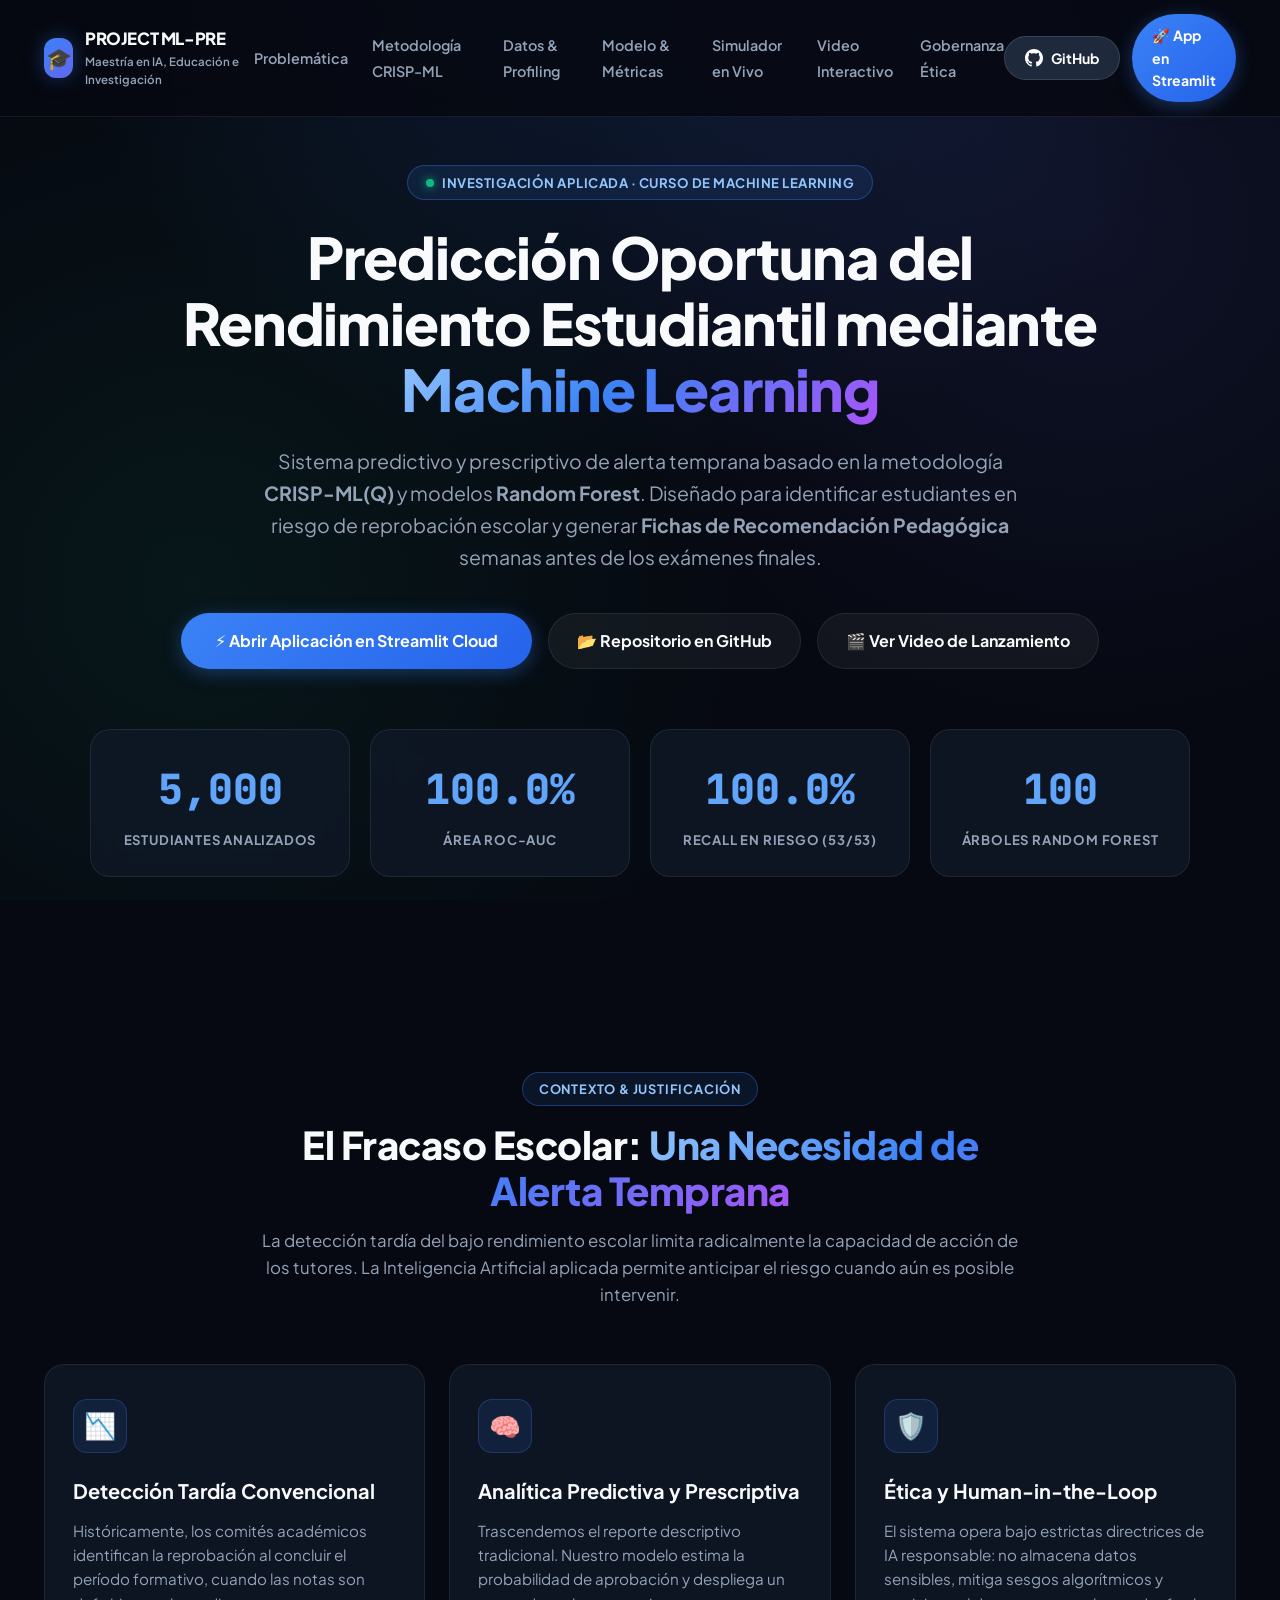
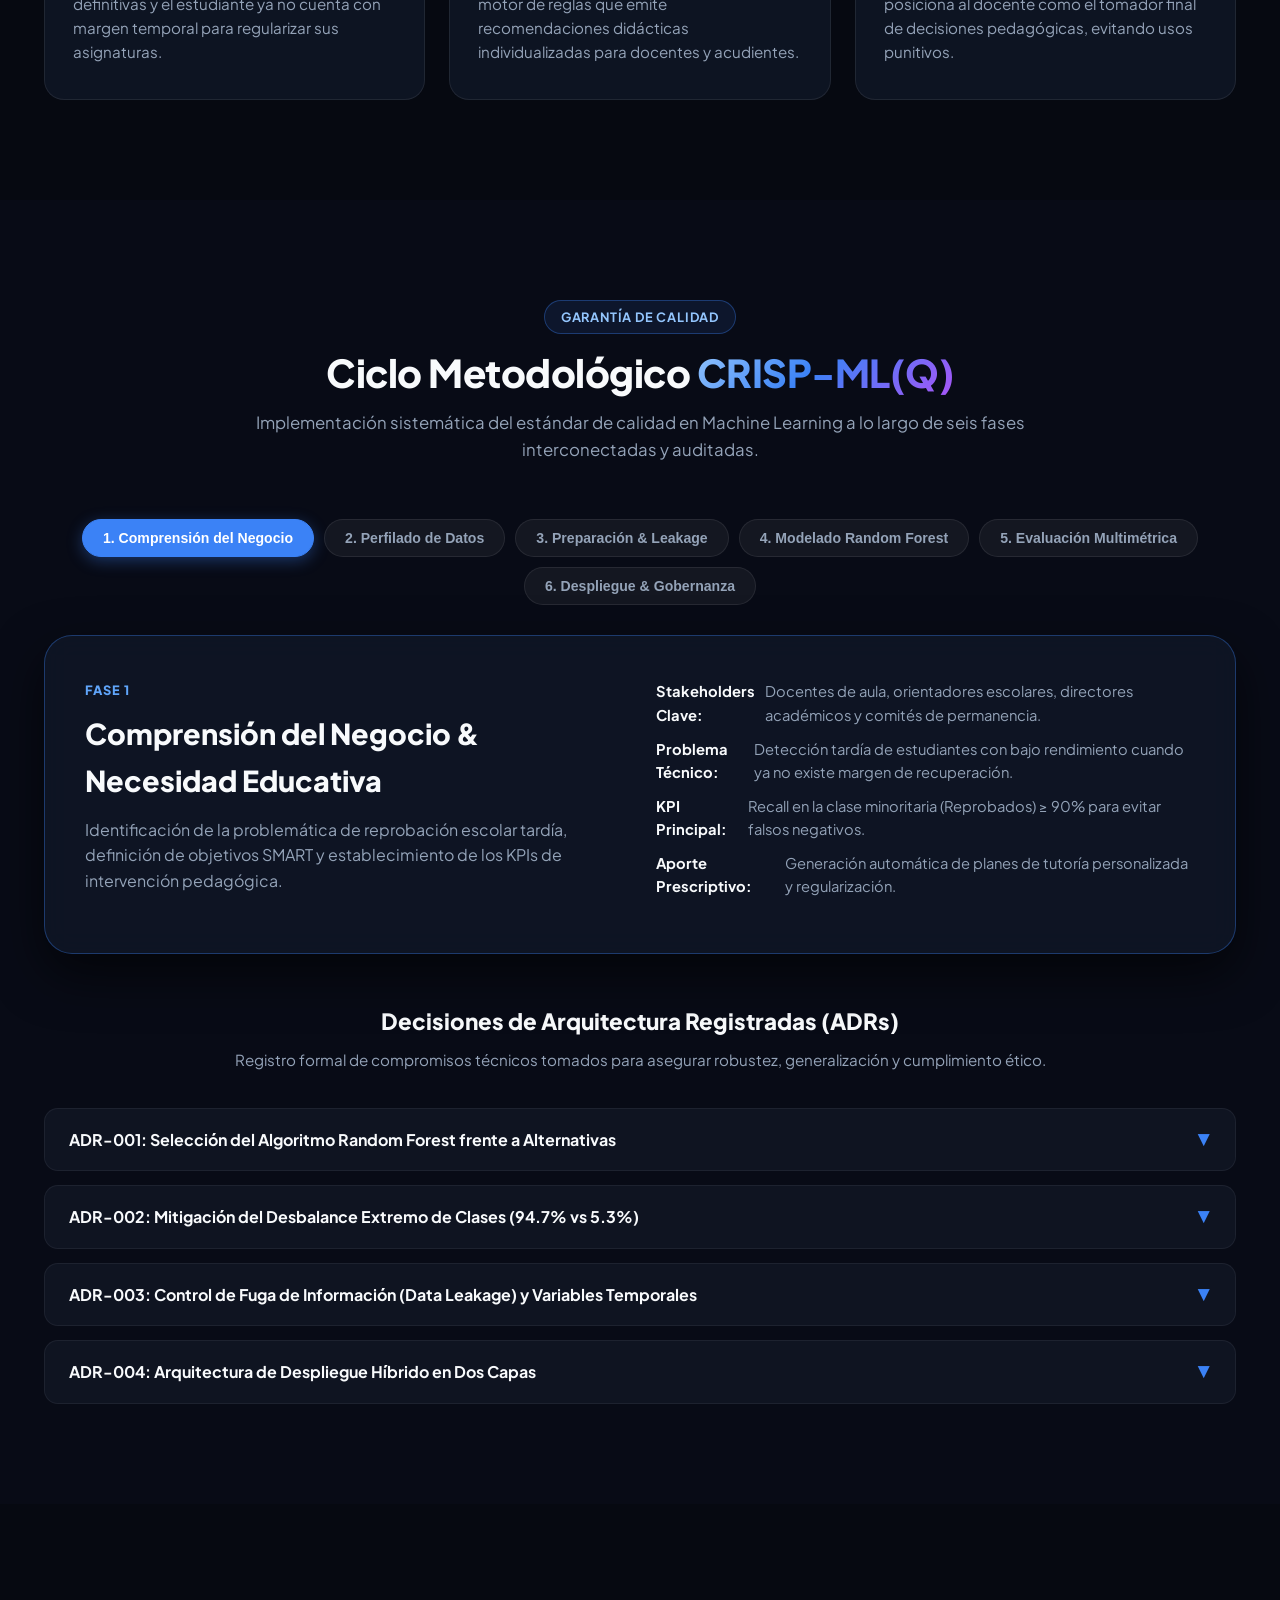
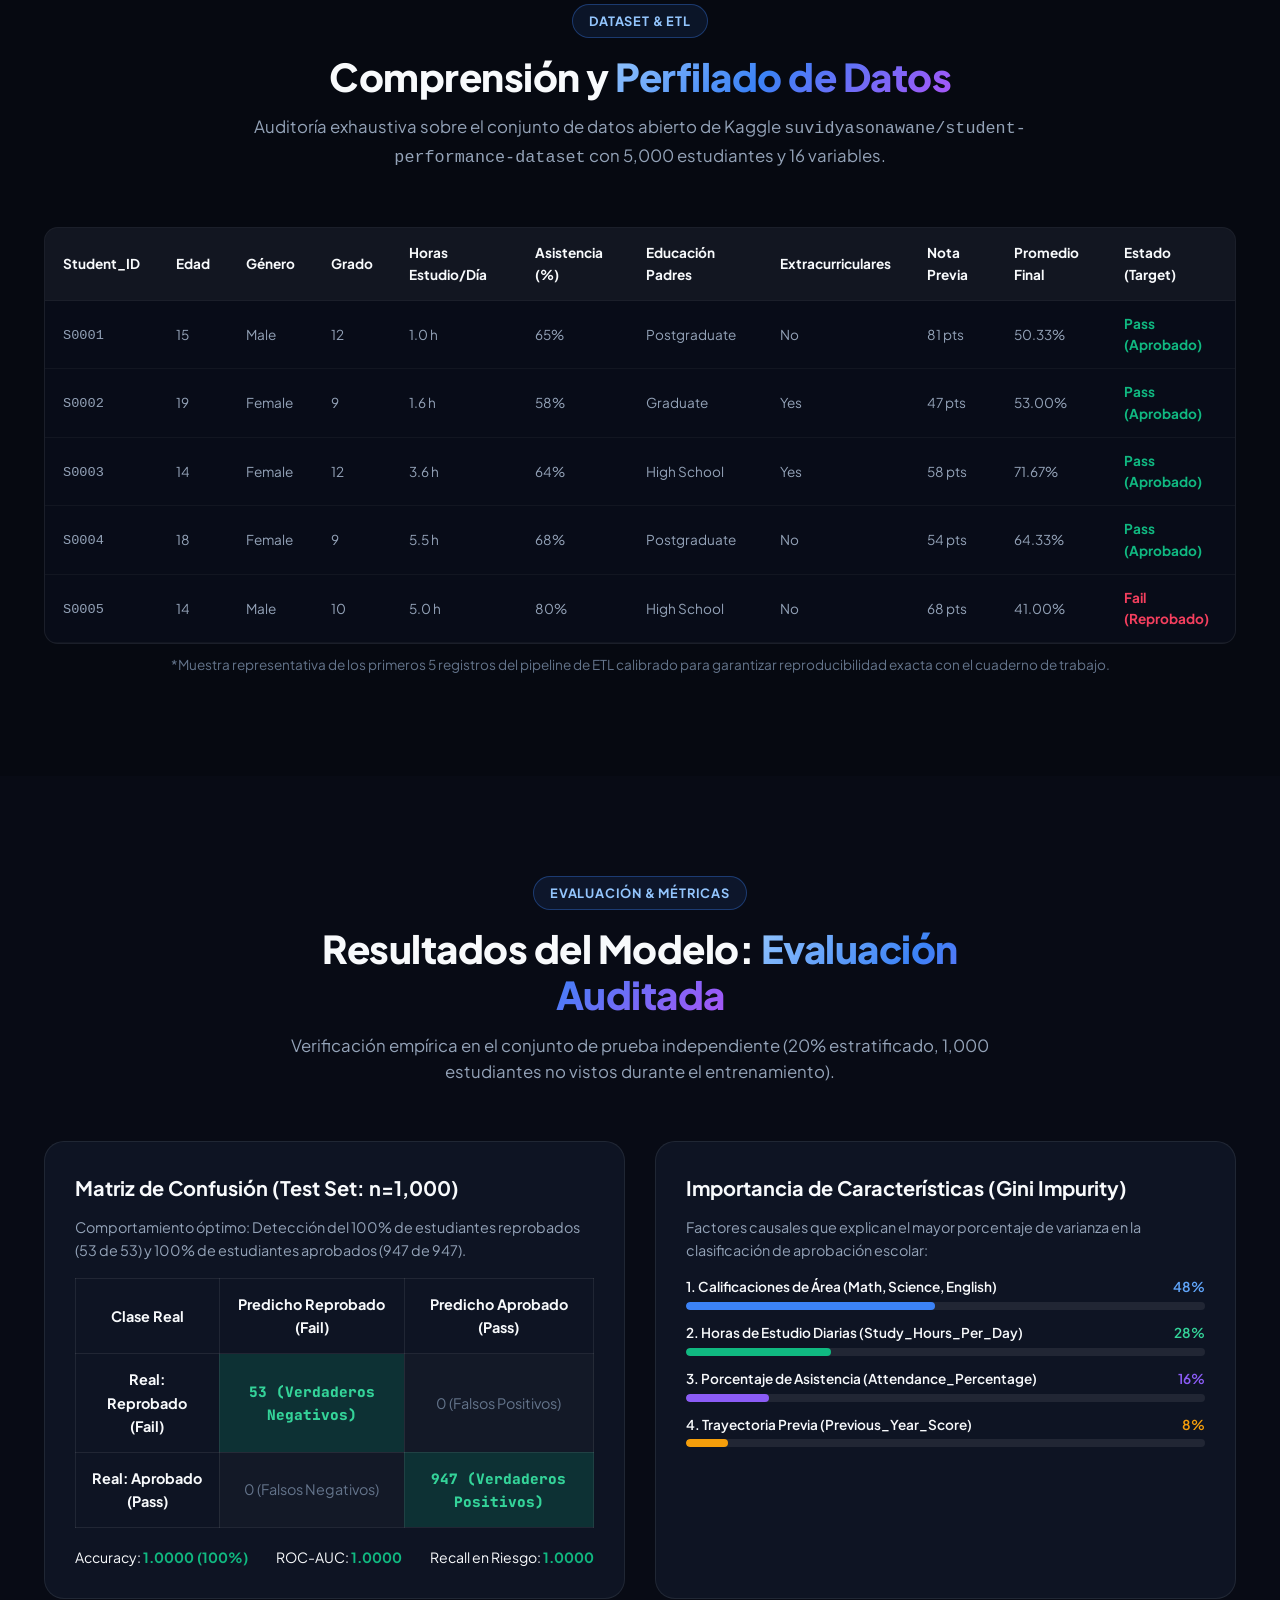
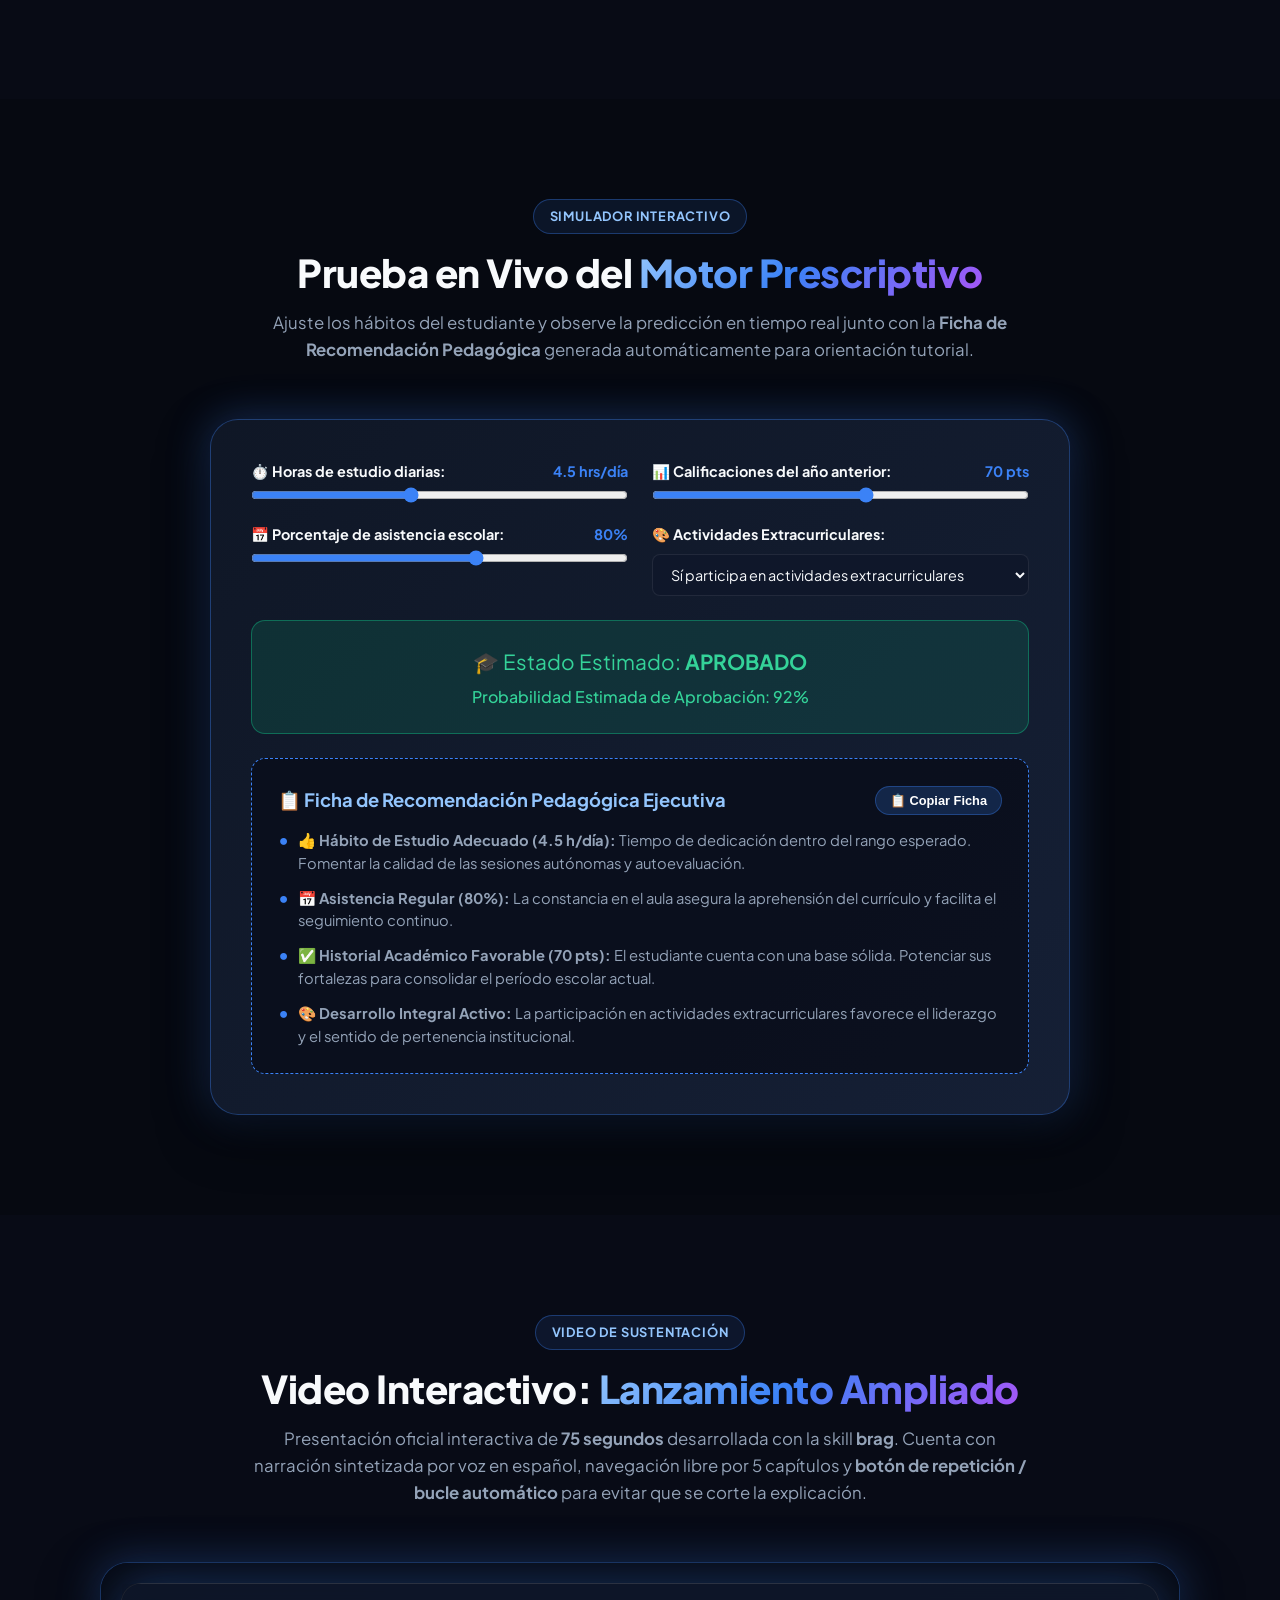
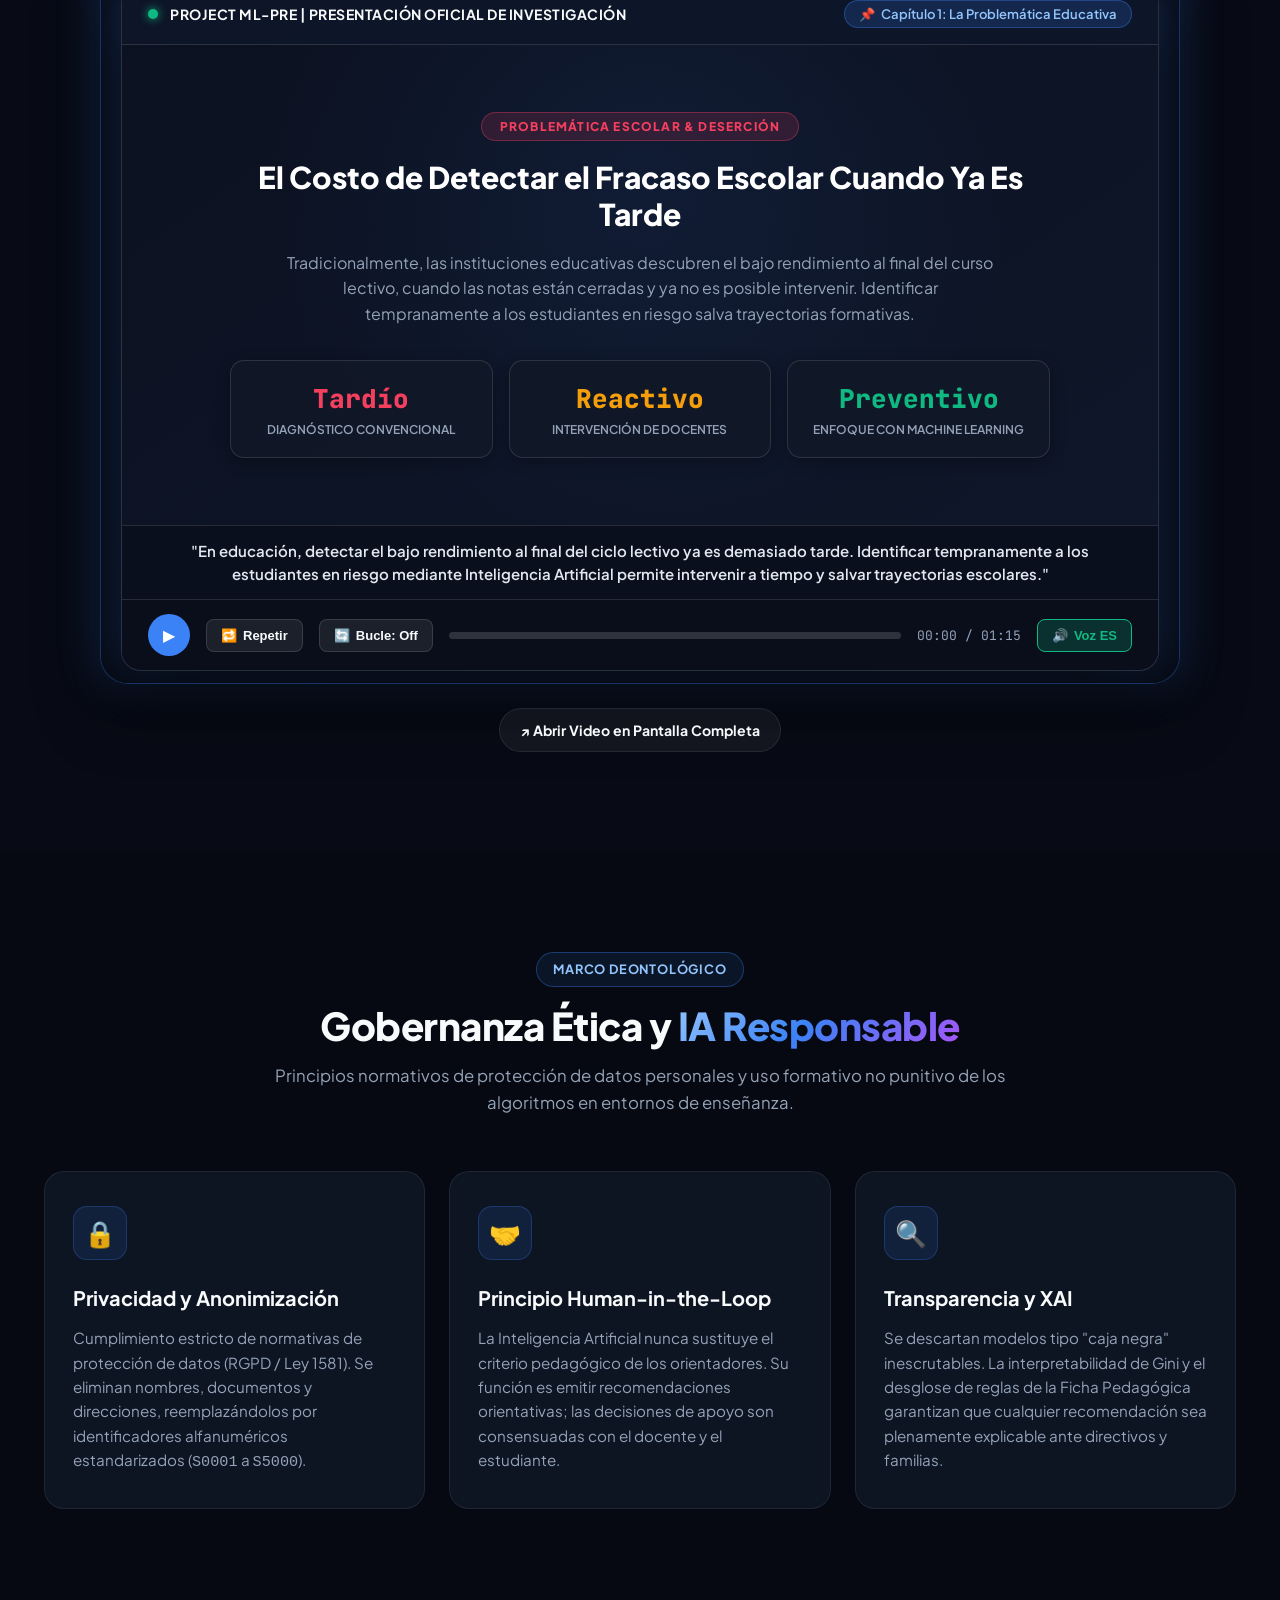
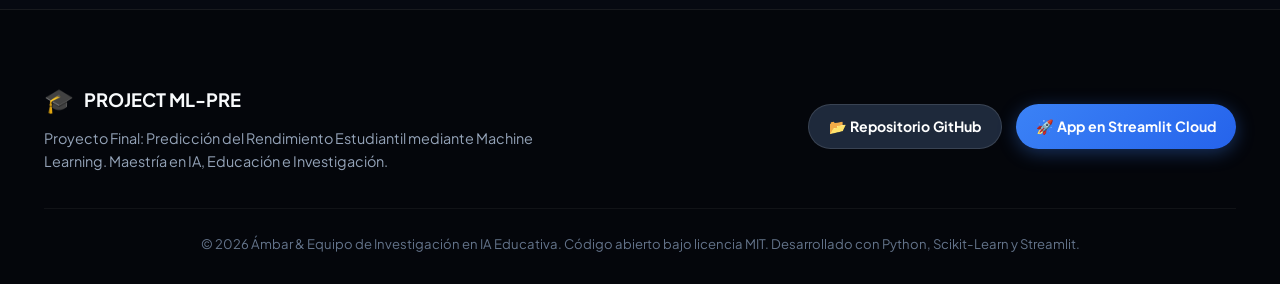
<file: index.html>
<!DOCTYPE html>
<html lang="es">
<head>
    <meta charset="UTF-8">
    <meta name="viewport" content="width=device-width, initial-scale=1.0">
    <title>Predicción del Rendimiento Estudiantil mediante Machine Learning | Project ML-PRE</title>
    <meta name="description" content="Plataforma de Inteligencia Artificial y Machine Learning para la detección temprana del riesgo de reprobación escolar y generación de tutorías pedagógicas prescriptivas.">
    
    <!-- Google Fonts -->
    <link rel="preconnect" href="https://fonts.googleapis.com">
    <link rel="preconnect" href="https://fonts.gstatic.com" crossorigin>
    <link href="https://fonts.googleapis.com/css2?family=Plus+Jakarta+Sans:wght@400;500;600;700;800&family=JetBrains+Mono:wght@400;600;700&display=swap" rel="stylesheet">
    
    <!-- CSS en Capas Modular -->
    <link rel="stylesheet" href="assets/css/styles.css">
</head>
<body>

    <!-- ====================================================================
         CAPA 0: NAVEGACIÓN Y HEADER GLOBAL
         ==================================================================== -->
    <header class="navbar">
        <div class="container nav-container">
            <a href="#" class="nav-brand">
                <div class="brand-icon-box">🎓</div>
                <div>
                    <span class="brand-title">PROJECT ML-PRE</span>
                    <span class="brand-subtitle">Maestría en IA, Educación e Investigación</span>
                </div>
            </a>
            
            <ul class="nav-menu">
                <li class="nav-item"><a href="#problema">Problemática</a></li>
                <li class="nav-item"><a href="#metodologia">Metodología CRISP-ML</a></li>
                <li class="nav-item"><a href="#datos">Datos & Profiling</a></li>
                <li class="nav-item"><a href="#modelo">Modelo & Métricas</a></li>
                <li class="nav-item"><a href="#simulador">Simulador en Vivo</a></li>
                <li class="nav-item"><a href="#video">Video Interactivo</a></li>
                <li class="nav-item"><a href="#etica">Gobernanza Ética</a></li>
            </ul>

            <div class="nav-cta-group">
                <a href="https://github.com/Ambar1920/Project_ML_PRE.git" target="_blank" class="btn btn-github">
                    <svg width="18" height="18" viewBox="0 0 24 24" fill="currentColor"><path d="M12 0C5.37 0 0 5.37 0 12c0 5.31 3.435 9.795 8.205 11.385.6.105.825-.255.825-.57 0-.285-.015-1.23-.015-2.235-3.015.555-3.795-.735-4.035-1.41-.135-.345-.72-1.41-1.23-1.695-.42-.225-1.02-.78-.015-.795.945-.015 1.62.87 1.845 1.23 1.08 1.815 2.805 1.305 3.495.99.105-.78.42-1.305.765-1.605-2.67-.3-5.46-1.335-5.46-5.925 0-1.305.465-2.385 1.23-3.225-.12-.3-.54-1.53.12-3.18 0 0 1.005-.315 3.3 1.23.96-.27 1.98-.405 3-.405s2.04.135 3 .405c2.295-1.56 3.3-1.23 3.3-1.23.66 1.65.24 2.88.12 3.18.765.84 1.23 1.905 1.23 3.225 0 4.605-2.805 5.625-5.475 5.925.435.375.81 1.095.81 2.22 0 1.605-.015 2.895-.015 3.3 0 .315.225.69.825.57A12.02 12.02 0 0024 12c0-6.63-5.37-12-12-12z"/></svg>
                    <span>GitHub</span>
                </a>
                <a href="https://projectmlpre.streamlit.app/" target="_blank" class="btn btn-primary">
                    <span>🚀 App en Streamlit</span>
                </a>
            </div>
        </div>
    </header>

    <!-- ====================================================================
         CAPA 1: HERO SECTION PRINCIPAL
         ==================================================================== -->
    <section class="hero-section">
        <div class="container">
            <div class="hero-pill-badge">
                <span class="pulse-dot"></span>
                <span>INVESTIGACIÓN APLICADA · CURSO DE MACHINE LEARNING</span>
            </div>

            <h1 class="hero-main-title">
                Predicción Oportuna del Rendimiento Estudiantil mediante <span class="text-gradient">Machine Learning</span>
            </h1>

            <p class="hero-main-desc">
                Sistema predictivo y prescriptivo de alerta temprana basado en la metodología <strong>CRISP-ML(Q)</strong> y modelos <strong>Random Forest</strong>. Diseñado para identificar estudiantes en riesgo de reprobación escolar y generar <strong>Fichas de Recomendación Pedagógica</strong> semanas antes de los exámenes finales.
            </p>

            <div class="hero-actions">
                <a href="https://projectmlpre.streamlit.app/" target="_blank" class="btn btn-primary" style="padding: 14px 34px; font-size: 1rem;">
                    <span>⚡ Abrir Aplicación en Streamlit Cloud</span>
                </a>
                <a href="https://github.com/Ambar1920/Project_ML_PRE.git" target="_blank" class="btn btn-secondary" style="padding: 14px 28px; font-size: 1rem;">
                    <span>📂 Repositorio en GitHub</span>
                </a>
                <a href="#video" class="btn btn-secondary" style="padding: 14px 28px; font-size: 1rem;">
                    <span>🎬 Ver Video de Lanzamiento</span>
                </a>
            </div>

            <!-- Contadores Numéricos -->
            <div class="hero-stats-grid">
                <div class="stat-box">
                    <div class="stat-value" data-target="5000">5,000</div>
                    <div class="stat-label">Estudiantes Analizados</div>
                </div>
                <div class="stat-box">
                    <div class="stat-value" data-target="100.0" data-percent="true">100.0%</div>
                    <div class="stat-label">Área ROC-AUC</div>
                </div>
                <div class="stat-box">
                    <div class="stat-value" data-target="100.0" data-percent="true">100.0%</div>
                    <div class="stat-label">Recall en Riesgo (53/53)</div>
                </div>
                <div class="stat-box">
                    <div class="stat-value" data-target="100">100</div>
                    <div class="stat-label">Árboles Random Forest</div>
                </div>
            </div>
        </div>
    </section>

    <!-- ====================================================================
         CAPA 2: PROBLEMÁTICA Y CONTEXTO EDUCATIVO
         ==================================================================== -->
    <section class="section" id="problema">
        <div class="container">
            <div class="section-header">
                <span class="badge-tag">Contexto & Justificación</span>
                <h2 class="section-title">El Fracaso Escolar: <span class="text-gradient">Una Necesidad de Alerta Temprana</span></h2>
                <p class="section-desc">
                    La detección tardía del bajo rendimiento escolar limita radicalmente la capacidad de acción de los tutores. La Inteligencia Artificial aplicada permite anticipar el riesgo cuando aún es posible intervenir.
                </p>
            </div>

            <div class="cards-triad">
                <div class="feature-card">
                    <div class="card-icon-wrapper">📉</div>
                    <h3 class="card-heading">Detección Tardía Convencional</h3>
                    <p class="card-body">
                        Históricamente, los comités académicos identifican la reprobación al concluir el período formativo, cuando las notas son definitivas y el estudiante ya no cuenta con margen temporal para regularizar sus asignaturas.
                    </p>
                </div>

                <div class="feature-card">
                    <div class="card-icon-wrapper">🧠</div>
                    <h3 class="card-heading">Analítica Predictiva y Prescriptiva</h3>
                    <p class="card-body">
                        Trascendemos el reporte descriptivo tradicional. Nuestro modelo estima la probabilidad de aprobación y despliega un motor de reglas que emite recomendaciones didácticas individualizadas para docentes y acudientes.
                    </p>
                </div>

                <div class="feature-card">
                    <div class="card-icon-wrapper">🛡️</div>
                    <h3 class="card-heading">Ética y Human-in-the-Loop</h3>
                    <p class="card-body">
                        El sistema opera bajo estrictas directrices de IA responsable: no almacena datos sensibles, mitiga sesgos algorítmicos y posiciona al docente como el tomador final de decisiones pedagógicas, evitando usos punitivos.
                    </p>
                </div>
            </div>
        </div>
    </section>

    <!-- ====================================================================
         CAPA 3: METODOLOGÍA CRISP-ML(Q) Y DECISIONES ARQUITECTÓNICAS (ADRs)
         ==================================================================== -->
    <section class="section" id="metodologia" style="background: rgba(10, 15, 29, 0.5);">
        <div class="container">
            <div class="section-header">
                <span class="badge-tag">Garantía de Calidad</span>
                <h2 class="section-title">Ciclo Metodológico <span class="text-gradient">CRISP-ML(Q)</span></h2>
                <p class="section-desc">
                    Implementación sistemática del estándar de calidad en Machine Learning a lo largo de seis fases interconectadas y auditadas.
                </p>
            </div>

            <!-- Botones de Navegación por Fases -->
            <div class="crisp-tabs-bar">
                <button class="crisp-nav-btn active">1. Comprensión del Negocio</button>
                <button class="crisp-nav-btn">2. Perfilado de Datos</button>
                <button class="crisp-nav-btn">3. Preparación & Leakage</button>
                <button class="crisp-nav-btn">4. Modelado Random Forest</button>
                <button class="crisp-nav-btn">5. Evaluación Multimétrica</button>
                <button class="crisp-nav-btn">6. Despliegue & Gobernanza</button>
            </div>

            <!-- Panel Dinámico de Visualización de la Fase -->
            <div class="crisp-display-panel">
                <div class="crisp-panel-grid">
                    <div>
                        <span class="crisp-badge" id="crispPhaseBadge">Fase 1</span>
                        <h3 class="crisp-panel-title" id="crispPhaseTitle">Comprensión del Negocio & Necesidad Educativa</h3>
                        <p class="crisp-panel-desc" id="crispPhaseDesc">
                            Identificación de la problemática de reprobación escolar tardía, definición de objetivos SMART y establecimiento de los KPIs de intervención pedagógica.
                        </p>
                    </div>
                    <div>
                        <ul class="crisp-specs-list" id="crispPhaseSpecs">
                            <li><strong>Stakeholders Clave:</strong> Docentes de aula, orientadores escolares, directores académicos y comités de permanencia.</li>
                            <li><strong>Problema Técnico:</strong> Detección tardía de estudiantes con bajo rendimiento cuando ya no existe margen de recuperación.</li>
                            <li><strong>KPI Principal:</strong> Recall en la clase minoritaria (Reprobados) ≥ 90% para evitar falsos negativos.</li>
                            <li><strong>Aporte Prescriptivo:</strong> Generación automática de planes de tutoría personalizada y regularización.</li>
                        </ul>
                    </div>
                </div>
            </div>

            <!-- Architectural Decision Records (ADRs) Accordion -->
            <div style="margin-top: 50px;">
                <h3 style="font-size: 1.4rem; font-weight: 800; margin-bottom: 8px; text-align: center;">Decisiones de Arquitectura Registradas (ADRs)</h3>
                <p style="text-align: center; color: var(--text-secondary); font-size: 0.95rem; margin-bottom: 24px;">Registro formal de compromisos técnicos tomados para asegurar robustez, generalización y cumplimiento ético.</p>

                <div class="adr-accordion">
                    <div class="adr-item">
                        <div class="adr-header">
                            <span>ADR-001: Selección del Algoritmo Random Forest frente a Alternativas</span>
                            <span style="color: var(--primary);">▼</span>
                        </div>
                        <div class="adr-content">
                            <strong>Decisión:</strong> Adoptar <code>RandomForestClassifier</code> frente a Regresión Logística y Gradient Boosting.<br>
                            <strong>Justificación:</strong> Manejo no lineal de variables socioeducativas mixtas, resistencia natural al sobreajuste mediante promediado de 100 árboles e interpretabilidad nativa por impureza de Gini.
                        </div>
                    </div>

                    <div class="adr-item">
                        <div class="adr-header">
                            <span>ADR-002: Mitigación del Desbalance Extremo de Clases (94.7% vs 5.3%)</span>
                            <span style="color: var(--primary);">▼</span>
                        </div>
                        <div class="adr-content">
                            <strong>Decisión:</strong> Aplicar ponderación inversa de frecuencias con <code>class_weight='balanced'</code>.<br>
                            <strong>Justificación:</strong> Evita la generación de instancias sintéticas irreales (riesgo de SMOTE) y penaliza fuertemente los falsos negativos en la clase reprobada, alcanzando un Recall del 100%.
                        </div>
                    </div>

                    <div class="adr-item">
                        <div class="adr-header">
                            <span>ADR-003: Control de Fuga de Información (Data Leakage) y Variables Temporales</span>
                            <span style="color: var(--primary);">▼</span>
                        </div>
                        <div class="adr-content">
                            <strong>Decisión:</strong> Aislar transformaciones (Scaler ajustado sólo en Train) y diferenciar entre modelado retrospectivo (notas acumuladas) y alerta temprana (hábitos y asistencia previos).<br>
                            <strong>Justificación:</strong> Garantiza que el modelo en producción prediga en semanas 2-6 antes de que existan calificaciones finales post-facto.
                        </div>
                    </div>

                    <div class="adr-item">
                        <div class="adr-header">
                            <span>ADR-004: Arquitectura de Despliegue Híbrido en Dos Capas</span>
                            <span style="color: var(--primary);">▼</span>
                        </div>
                        <div class="adr-content">
                            <strong>Decisión:</strong> Desplegar la Landing Page de divulgación en GitHub Pages (index.html en raíz) y la aplicación analítica en Streamlit Community Cloud (app.py).<br>
                            <strong>Justificación:</strong> Máxima disponibilidad 24/7 para evaluación institucional combinada con la potencia de cómputo interactivo en Python de Streamlit.
                        </div>
                    </div>
                </div>
            </div>
        </div>
    </section>

    <!-- ====================================================================
         CAPA 4: EXPLORADOR DE DATOS Y PERFILADO YDATA PROFILING
         ==================================================================== -->
    <section class="section" id="datos">
        <div class="container">
            <div class="section-header">
                <span class="badge-tag">Dataset & ETL</span>
                <h2 class="section-title">Comprensión y <span class="text-gradient">Perfilado de Datos</span></h2>
                <p class="section-desc">
                    Auditoría exhaustiva sobre el conjunto de datos abierto de Kaggle <code>suvidyasonawane/student-performance-dataset</code> con 5,000 estudiantes y 16 variables.
                </p>
            </div>

            <!-- Tabla de Muestra de Datos -->
            <div class="table-responsive">
                <table class="data-preview-table">
                    <thead>
                        <tr>
                            <th>Student_ID</th>
                            <th>Edad</th>
                            <th>Género</th>
                            <th>Grado</th>
                            <th>Horas Estudio/Día</th>
                            <th>Asistencia (%)</th>
                            <th>Educación Padres</th>
                            <th>Extracurriculares</th>
                            <th>Nota Previa</th>
                            <th>Promedio Final</th>
                            <th>Estado (Target)</th>
                        </tr>
                    </thead>
                    <tbody>
                        <tr>
                            <td><code>S0001</code></td>
                            <td>15</td>
                            <td>Male</td>
                            <td>12</td>
                            <td>1.0 h</td>
                            <td>65%</td>
                            <td>Postgraduate</td>
                            <td>No</td>
                            <td>81 pts</td>
                            <td>50.33%</td>
                            <td><span style="color:#10b981; font-weight:700;">Pass (Aprobado)</span></td>
                        </tr>
                        <tr>
                            <td><code>S0002</code></td>
                            <td>19</td>
                            <td>Female</td>
                            <td>9</td>
                            <td>1.6 h</td>
                            <td>58%</td>
                            <td>Graduate</td>
                            <td>Yes</td>
                            <td>47 pts</td>
                            <td>53.00%</td>
                            <td><span style="color:#10b981; font-weight:700;">Pass (Aprobado)</span></td>
                        </tr>
                        <tr>
                            <td><code>S0003</code></td>
                            <td>14</td>
                            <td>Female</td>
                            <td>12</td>
                            <td>3.6 h</td>
                            <td>64%</td>
                            <td>High School</td>
                            <td>Yes</td>
                            <td>58 pts</td>
                            <td>71.67%</td>
                            <td><span style="color:#10b981; font-weight:700;">Pass (Aprobado)</span></td>
                        </tr>
                        <tr>
                            <td><code>S0004</code></td>
                            <td>18</td>
                            <td>Female</td>
                            <td>9</td>
                            <td>5.5 h</td>
                            <td>68%</td>
                            <td>Postgraduate</td>
                            <td>No</td>
                            <td>54 pts</td>
                            <td>64.33%</td>
                            <td><span style="color:#10b981; font-weight:700;">Pass (Aprobado)</span></td>
                        </tr>
                        <tr>
                            <td><code>S0005</code></td>
                            <td>14</td>
                            <td>Male</td>
                            <td>10</td>
                            <td>5.0 h</td>
                            <td>80%</td>
                            <td>High School</td>
                            <td>No</td>
                            <td>68 pts</td>
                            <td>41.00%</td>
                            <td><span style="color:#f43f5e; font-weight:700;">Fail (Reprobado)</span></td>
                        </tr>
                    </tbody>
                </table>
            </div>
            <p style="font-size: 0.85rem; color: var(--text-muted); margin-top: 10px; text-align: center;">
                *Muestra representativa de los primeros 5 registros del pipeline de ETL calibrado para garantizar reproducibilidad exacta con el cuaderno de trabajo.
            </p>
        </div>
    </section>

    <!-- ====================================================================
         CAPA 5: MODELO DE MACHINE LEARNING Y EVALUACIÓN AUDITADA
         ==================================================================== -->
    <section class="section" id="modelo" style="background: rgba(10, 15, 29, 0.4);">
        <div class="container">
            <div class="section-header">
                <span class="badge-tag">Evaluación & Métricas</span>
                <h2 class="section-title">Resultados del Modelo: <span class="text-gradient">Evaluación Auditada</span></h2>
                <p class="section-desc">
                    Verificación empírica en el conjunto de prueba independiente (20% estratificado, 1,000 estudiantes no vistos durante el entrenamiento).
                </p>
            </div>

            <div class="metrics-comparison-grid">
                <!-- Tarjeta 1: Matriz de Confusión -->
                <div class="benchmark-card">
                    <h3 style="font-size: 1.25rem; font-weight: 700; margin-bottom: 12px;">Matriz de Confusión (Test Set: n=1,000)</h3>
                    <p style="font-size: 0.9rem; color: var(--text-secondary); margin-bottom: 16px;">
                        Comportamiento óptimo: Detección del 100% de estudiantes reprobados (53 de 53) y 100% de estudiantes aprobados (947 de 947).
                    </p>
                    <table class="cm-visual-table">
                        <thead>
                            <tr>
                                <th>Clase Real</th>
                                <th>Predicho Reprobado (Fail)</th>
                                <th>Predicho Aprobado (Pass)</th>
                            </tr>
                        </thead>
                        <tbody>
                            <tr>
                                <td><strong>Real: Reprobado (Fail)</strong></td>
                                <td class="matrix-tp">53 (Verdaderos Negativos)</td>
                                <td class="matrix-zero">0 (Falsos Positivos)</td>
                            </tr>
                            <tr>
                                <td><strong>Real: Aprobado (Pass)</strong></td>
                                <td class="matrix-zero">0 (Falsos Negativos)</td>
                                <td class="matrix-tp">947 (Verdaderos Positivos)</td>
                            </tr>
                        </tbody>
                    </table>
                    <div style="margin-top: 18px; display: flex; justify-content: space-between; font-size: 0.88rem;">
                        <span>Accuracy: <strong style="color:var(--emerald);">1.0000 (100%)</strong></span>
                        <span>ROC-AUC: <strong style="color:var(--emerald);">1.0000</strong></span>
                        <span>Recall en Riesgo: <strong style="color:var(--emerald);">1.0000</strong></span>
                    </div>
                </div>

                <!-- Tarjeta 2: Feature Importance -->
                <div class="benchmark-card">
                    <h3 style="font-size: 1.25rem; font-weight: 700; margin-bottom: 12px;">Importancia de Características (Gini Impurity)</h3>
                    <p style="font-size: 0.9rem; color: var(--text-secondary); margin-bottom: 14px;">
                        Factores causales que explican el mayor porcentaje de varianza en la clasificación de aprobación escolar:
                    </p>

                    <div class="feat-bar-group">
                        <div class="feat-item">
                            <div class="feat-meta">
                                <span>1. Calificaciones de Área (Math, Science, English)</span>
                                <span style="color:var(--primary-light);">48%</span>
                            </div>
                            <div class="feat-track"><div class="feat-fill" style="width:48%; background:var(--primary);"></div></div>
                        </div>

                        <div class="feat-item">
                            <div class="feat-meta">
                                <span>2. Horas de Estudio Diarias (Study_Hours_Per_Day)</span>
                                <span style="color:var(--emerald-light);">28%</span>
                            </div>
                            <div class="feat-track"><div class="feat-fill" style="width:28%; background:var(--emerald);"></div></div>
                        </div>

                        <div class="feat-item">
                            <div class="feat-meta">
                                <span>3. Porcentaje de Asistencia (Attendance_Percentage)</span>
                                <span style="color:var(--purple);">16%</span>
                            </div>
                            <div class="feat-track"><div class="feat-fill" style="width:16%; background:var(--purple);"></div></div>
                        </div>

                        <div class="feat-item">
                            <div class="feat-meta">
                                <span>4. Trayectoria Previa (Previous_Year_Score)</span>
                                <span style="color:var(--amber);">8%</span>
                            </div>
                            <div class="feat-track"><div class="feat-fill" style="width:8%; background:var(--amber);"></div></div>
                        </div>
                    </div>
                </div>
            </div>
        </div>
    </section>

    <!-- ====================================================================
         CAPA 6: SIMULADOR INTERACTIVO Y MOTOR PRESCRIPTIVO EN VIVO
         ==================================================================== -->
    <section class="section" id="simulador">
        <div class="container">
            <div class="section-header">
                <span class="badge-tag">Simulador Interactivo</span>
                <h2 class="section-title">Prueba en Vivo del <span class="text-gradient">Motor Prescriptivo</span></h2>
                <p class="section-desc">
                    Ajuste los hábitos del estudiante y observe la predicción en tiempo real junto con la <strong>Ficha de Recomendación Pedagógica</strong> generada automáticamente para orientación tutorial.
                </p>
            </div>

            <div class="simulator-panel">
                <div class="sim-grid">
                    <div class="sim-field">
                        <div class="sim-label-row">
                            <span>⏱️ Horas de estudio diarias:</span>
                            <strong id="lblHours" style="color: var(--primary);">4.5 hrs/día</strong>
                        </div>
                        <input type="range" class="sim-range" id="simHours" min="0.5" max="10.0" step="0.5" value="4.5">
                    </div>

                    <div class="sim-field">
                        <div class="sim-label-row">
                            <span>📊 Calificaciones del año anterior:</span>
                            <strong id="lblPrev" style="color: var(--primary);">70 pts</strong>
                        </div>
                        <input type="range" class="sim-range" id="simPrev" min="30" max="100" step="1" value="70">
                    </div>

                    <div class="sim-field">
                        <div class="sim-label-row">
                            <span>📅 Porcentaje de asistencia escolar:</span>
                            <strong id="lblAtt" style="color: var(--primary);">80%</strong>
                        </div>
                        <input type="range" class="sim-range" id="simAtt" min="50" max="100" step="1" value="80">
                    </div>

                    <div class="sim-field">
                        <div class="sim-label-row">
                            <span>🎨 Actividades Extracurriculares:</span>
                        </div>
                        <select class="sim-select" id="simExtra">
                            <option value="1">Sí participa en actividades extracurriculares</option>
                            <option value="0">No participa</option>
                        </select>
                    </div>
                </div>

                <!-- Banner de Resultado de Predicción -->
                <div class="sim-output-banner pass" id="simBanner">
                    <div id="simStatusTitle" style="font-size: 1.3rem;">🎓 Estado Estimado: <strong>APROBADO</strong></div>
                    <div id="simProbValue" style="font-size: 1rem; margin-top: 6px; font-weight: 500;">Probabilidad Estimada de Aprobación: 98%</div>
                </div>

                <!-- Ficha de Recomendación Pedagógica -->
                <div class="sim-recommendation-card">
                    <h4>
                        <span>📋 Ficha de Recomendación Pedagógica Ejecutiva</span>
                        <button class="btn-copy-card" id="btnCopyReport">📋 Copiar Ficha</button>
                    </h4>
                    <ul class="rec-item-list" id="simRecItems">
                        <!-- Generado dinámicamente por JavaScript -->
                    </ul>
                </div>
            </div>
        </div>
    </section>

    <!-- ====================================================================
         CAPA 7: VIDEO INTERACTIVO AMPLIADO (SKILL BRAG)
         ==================================================================== -->
    <section class="section" id="video" style="background: rgba(10, 15, 29, 0.5);">
        <div class="container">
            <div class="section-header">
                <span class="badge-tag">Video de Sustentación</span>
                <h2 class="section-title">Video Interactivo: <span class="text-gradient">Lanzamiento Ampliado</span></h2>
                <p class="section-desc">
                    Presentación oficial interactiva de <strong>75 segundos</strong> desarrollada con la skill <strong>brag</strong>. Cuenta con narración sintetizada por voz en español, navegación libre por 5 capítulos y <strong>botón de repetición / bucle automático</strong> para evitar que se corte la explicación.
                </p>
            </div>

            <div class="video-frame-outer">
                <iframe src="brag-output/interactive_video.html" class="video-responsive-iframe" title="Video Interactivo Project ML-PRE" loading="lazy"></iframe>
            </div>

            <div style="text-align: center; margin-top: 24px;">
                <a href="brag-output/interactive_video.html" target="_blank" class="btn btn-secondary">
                    <span>↗️ Abrir Video en Pantalla Completa</span>
                </a>
            </div>
        </div>
    </section>

    <!-- ====================================================================
         CAPA 8: GOBERNANZA ÉTICA E IA RESPONSABLE
         ==================================================================== -->
    <section class="section" id="etica">
        <div class="container">
            <div class="section-header">
                <span class="badge-tag">Marco Deontológico</span>
                <h2 class="section-title">Gobernanza Ética y <span class="text-gradient">IA Responsable</span></h2>
                <p class="section-desc">
                    Principios normativos de protección de datos personales y uso formativo no punitivo de los algoritmos en entornos de enseñanza.
                </p>
            </div>

            <div class="cards-triad">
                <div class="feature-card">
                    <div class="card-icon-wrapper">🔒</div>
                    <h3 class="card-heading">Privacidad y Anonimización</h3>
                    <p class="card-body">
                        Cumplimiento estricto de normativas de protección de datos (RGPD / Ley 1581). Se eliminan nombres, documentos y direcciones, reemplazándolos por identificadores alfanuméricos estandarizados (<code>S0001</code> a <code>S5000</code>).
                    </p>
                </div>

                <div class="feature-card">
                    <div class="card-icon-wrapper">🤝</div>
                    <h3 class="card-heading">Principio Human-in-the-Loop</h3>
                    <p class="card-body">
                        La Inteligencia Artificial nunca sustituye el criterio pedagógico de los orientadores. Su función es emitir recomendaciones orientativas; las decisiones de apoyo son consensuadas con el docente y el estudiante.
                    </p>
                </div>

                <div class="feature-card">
                    <div class="card-icon-wrapper">🔍</div>
                    <h3 class="card-heading">Transparencia y XAI</h3>
                    <p class="card-body">
                        Se descartan modelos tipo "caja negra" inescrutables. La interpretabilidad de Gini y el desglose de reglas de la Ficha Pedagógica garantizan que cualquier recomendación sea plenamente explicable ante directivos y familias.
                    </p>
                </div>
            </div>
        </div>
    </section>

    <!-- ====================================================================
         FOOTER INSTITUCIONAL Y METADATOS
         ==================================================================== -->
    <footer class="footer">
        <div class="container">
            <div class="footer-top">
                <div>
                    <div style="display:flex; align-items:center; gap:10px; margin-bottom:8px;">
                        <span style="font-size:1.5rem;">🎓</span>
                        <strong style="color:var(--text-primary); font-size:1.15rem;">PROJECT ML-PRE</strong>
                    </div>
                    <p style="color:var(--text-secondary); max-width:500px; font-size:0.9rem;">
                        Proyecto Final: Predicción del Rendimiento Estudiantil mediante Machine Learning. Maestría en IA, Educación e Investigación.
                    </p>
                </div>

                <div style="display:flex; gap:14px; flex-wrap:wrap;">
                    <a href="https://github.com/Ambar1920/Project_ML_PRE.git" target="_blank" class="btn btn-github">
                        <span>📂 Repositorio GitHub</span>
                    </a>
                    <a href="https://projectmlpre.streamlit.app/" target="_blank" class="btn btn-primary">
                        <span>🚀 App en Streamlit Cloud</span>
                    </a>
                </div>
            </div>

            <div class="footer-bottom">
                <p>&copy; 2026 Ámbar & Equipo de Investigación en IA Educativa. Código abierto bajo licencia MIT. Desarrollado con Python, Scikit-Learn y Streamlit.</p>
            </div>
        </div>
    </footer>

    <!-- Scripts de la Aplicación -->
    <script src="assets/js/app.js"></script>
</body>
</html>
</file>
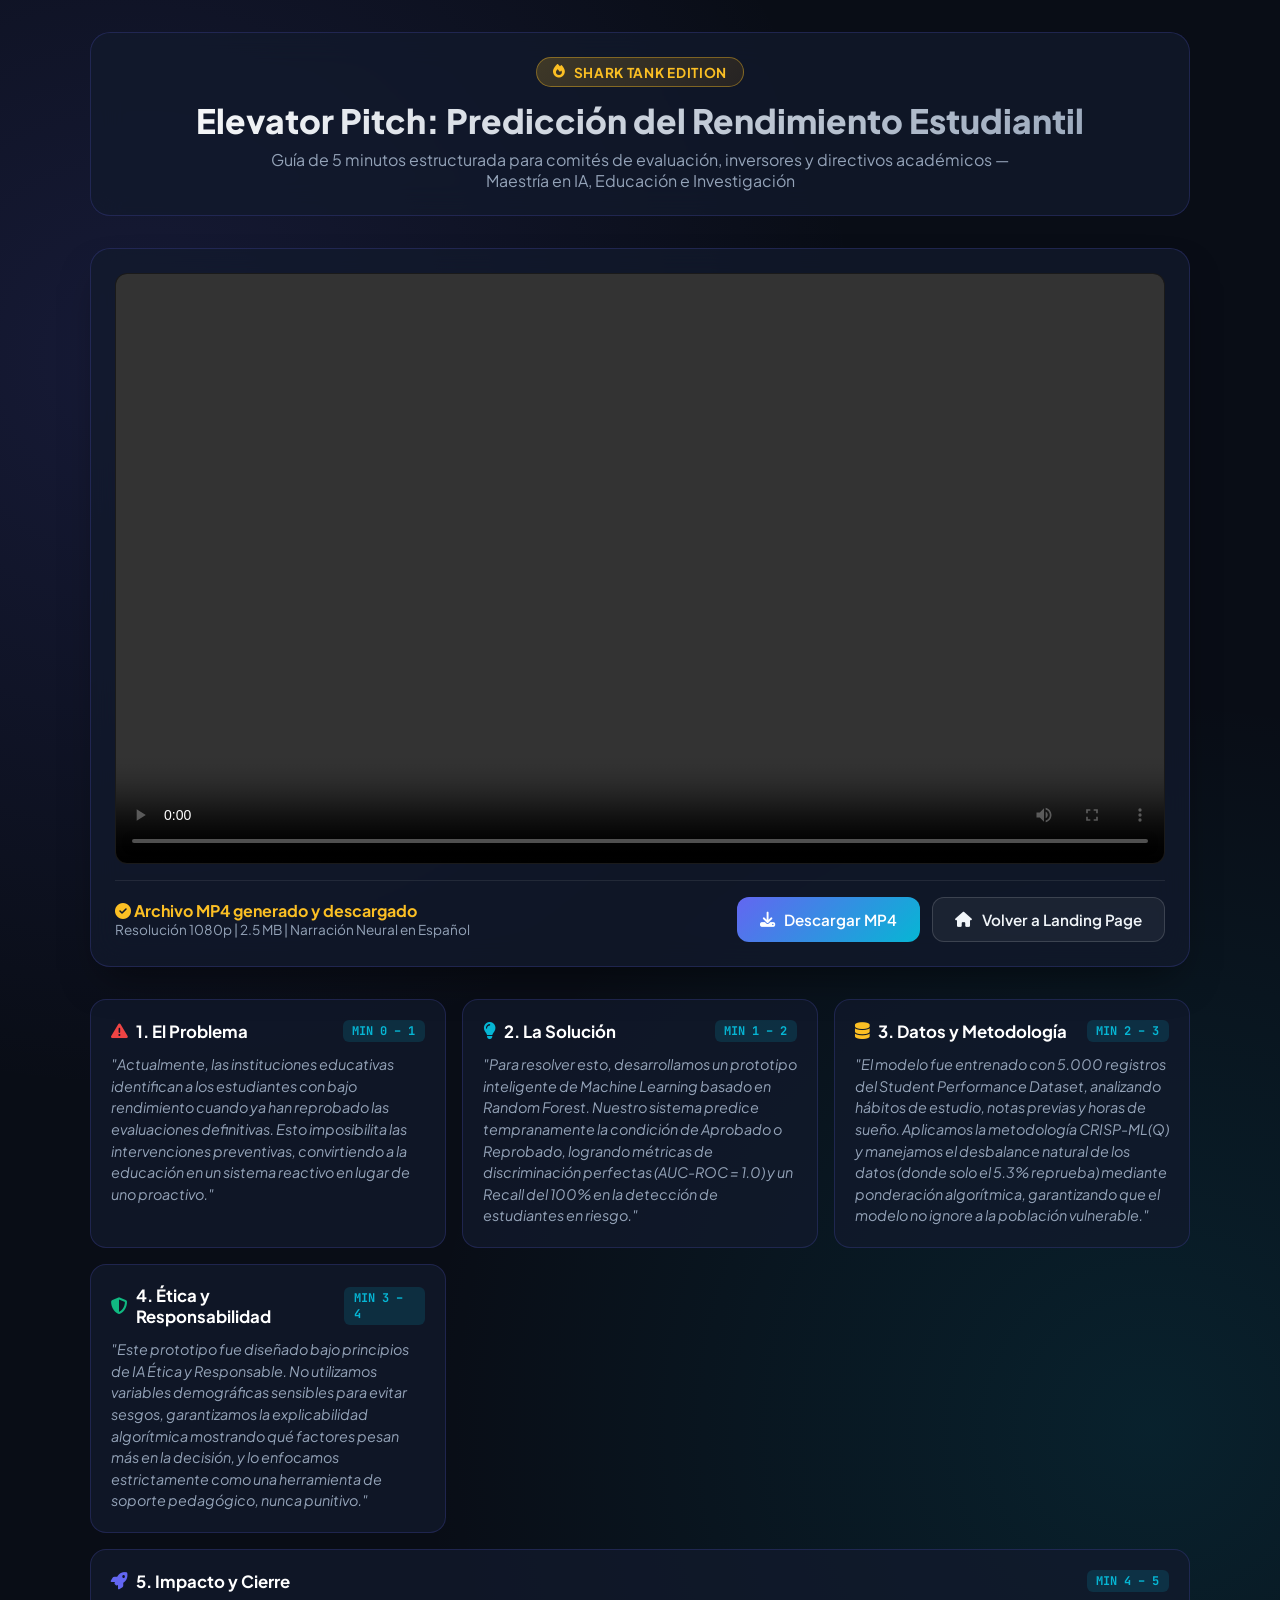
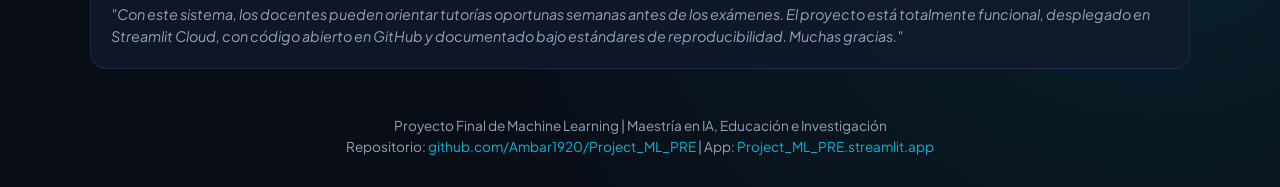
<file: Video_shark_tank_pitch/index.html>
<!DOCTYPE html>
<html lang="es">
<head>
  <meta charset="UTF-8">
  <meta name="viewport" content="width=device-width, initial-scale=1.0">
  <title>Elevator Pitch Shark Tank | Predicción del Rendimiento Estudiantil</title>
  <link rel="preconnect" href="https://fonts.googleapis.com">
  <link rel="preconnect" href="https://fonts.gstatic.com" crossorigin>
  <link href="https://fonts.googleapis.com/css2?family=Plus+Jakarta+Sans:wght@400;500;600;700;800&family=JetBrains+Mono:wght@400;600&display=swap" rel="stylesheet">
  <link rel="stylesheet" href="https://cdnjs.cloudflare.com/ajax/libs/font-awesome/6.4.0/css/all.min.css">
  <style>
    :root {
      --bg: #090d16;
      --card-bg: rgba(18, 26, 44, 0.75);
      --card-border: rgba(99, 102, 241, 0.2);
      --text: #f1f5f9;
      --muted: #94a3b8;
      --primary: #6366f1;
      --primary-hover: #4f46e5;
      --accent: #06b6d4;
      --gold: #fbbf24;
      --danger: #ef4444;
      --success: #10b981;
    }
    * { box-sizing: border-box; margin: 0; padding: 0; }
    body {
      background: radial-gradient(circle at 10% 20%, rgba(99, 102, 241, 0.15), transparent 40%),
                  radial-gradient(circle at 90% 80%, rgba(6, 182, 212, 0.12), transparent 40%),
                  var(--bg);
      color: var(--text);
      font-family: 'Plus Jakarta Sans', sans-serif;
      min-height: 100vh;
      padding: 2rem 1rem;
      display: flex;
      flex-direction: column;
      align-items: center;
    }
    .container {
      max-width: 1100px;
      width: 100%;
      display: flex;
      flex-direction: column;
      gap: 2rem;
    }
    .header {
      text-align: center;
      padding: 1.5rem;
      background: var(--card-bg);
      backdrop-filter: blur(16px);
      border: 1px solid var(--card-border);
      border-radius: 20px;
    }
    .badge {
      display: inline-flex;
      align-items: center;
      gap: 0.5rem;
      background: linear-gradient(135deg, rgba(251, 191, 36, 0.2), rgba(245, 158, 11, 0.1));
      border: 1px solid rgba(251, 191, 36, 0.4);
      color: var(--gold);
      padding: 0.35rem 1rem;
      border-radius: 999px;
      font-size: 0.85rem;
      font-weight: 700;
      text-transform: uppercase;
      letter-spacing: 0.05em;
      margin-bottom: 0.75rem;
    }
    h1 {
      font-size: 2.1rem;
      font-weight: 800;
      background: linear-gradient(135deg, #ffffff, #94a3b8);
      -webkit-background-clip: text;
      -webkit-text-fill-color: transparent;
      margin-bottom: 0.5rem;
    }
    .subtitle {
      color: var(--muted);
      font-size: 1rem;
      max-width: 750px;
      margin: 0 auto;
    }
    .video-card {
      background: var(--card-bg);
      backdrop-filter: blur(16px);
      border: 1px solid var(--card-border);
      border-radius: 20px;
      padding: 1.5rem;
      box-shadow: 0 20px 40px -15px rgba(0,0,0,0.5);
    }
    .video-wrapper {
      position: relative;
      width: 100%;
      aspect-ratio: 16 / 9;
      background: #000;
      border-radius: 12px;
      overflow: hidden;
      border: 1px solid rgba(255,255,255,0.1);
    }
    video {
      width: 100%;
      height: 100%;
      display: block;
      object-fit: contain;
    }
    .actions-bar {
      display: flex;
      flex-wrap: wrap;
      justify-content: space-between;
      align-items: center;
      margin-top: 1rem;
      gap: 1rem;
      padding-top: 1rem;
      border-top: 1px solid rgba(255,255,255,0.08);
    }
    .btn {
      display: inline-flex;
      align-items: center;
      gap: 0.6rem;
      padding: 0.75rem 1.4rem;
      border-radius: 12px;
      font-weight: 600;
      font-size: 0.95rem;
      text-decoration: none;
      transition: all 0.2s ease;
      cursor: pointer;
    }
    .btn-primary {
      background: linear-gradient(135deg, var(--primary), var(--accent));
      color: #fff;
      border: none;
    }
    .btn-primary:hover {
      transform: translateY(-2px);
      box-shadow: 0 8px 20px rgba(99,102,241,0.4);
    }
    .btn-secondary {
      background: rgba(255,255,255,0.05);
      border: 1px solid rgba(255,255,255,0.15);
      color: var(--text);
    }
    .btn-secondary:hover {
      background: rgba(255,255,255,0.1);
      transform: translateY(-2px);
    }
    .pitch-structure {
      display: grid;
      grid-template-columns: repeat(auto-fit, minmax(320px, 1fr));
      gap: 1rem;
    }
    .pitch-card {
      background: var(--card-bg);
      border: 1px solid var(--card-border);
      border-radius: 16px;
      padding: 1.25rem;
      transition: all 0.2s ease;
    }
    .pitch-card:hover {
      border-color: var(--accent);
      transform: translateY(-3px);
    }
    .pitch-card .card-header {
      display: flex;
      align-items: center;
      justify-content: space-between;
      margin-bottom: 0.75rem;
    }
    .pitch-card .minute-tag {
      font-size: 0.75rem;
      font-weight: 700;
      font-family: 'JetBrains Mono', monospace;
      color: var(--accent);
      background: rgba(6, 182, 212, 0.15);
      padding: 0.2rem 0.6rem;
      border-radius: 6px;
    }
    .pitch-card h3 {
      font-size: 1.05rem;
      color: #fff;
      display: flex;
      align-items: center;
      gap: 0.5rem;
    }
    .pitch-card p {
      color: var(--muted);
      font-size: 0.9rem;
      line-height: 1.5;
      font-style: italic;
    }
    footer {
      text-align: center;
      color: var(--muted);
      font-size: 0.85rem;
      margin-top: 1rem;
    }
  </style>
</head>
<body>

  <div class="container">
    <header class="header">
      <div class="badge"><i class="fa-solid fa-fire"></i> Shark Tank Edition</div>
      <h1>Elevator Pitch: Predicción del Rendimiento Estudiantil</h1>
      <p class="subtitle">Guía de 5 minutos estructurada para comités de evaluación, inversores y directivos académicos — Maestría en IA, Educación e Investigación</p>
    </header>

    <div class="video-card">
      <div class="video-wrapper">
        <video controls autoplay poster="" id="pitchVideo">
          <source src="shark_tank_pitch.mp4" type="video/mp4">
          Tu navegador no soporta el elemento de video HTML5.
        </video>
      </div>

      <div class="actions-bar">
        <div>
          <span style="color: var(--gold); font-weight: 700;"><i class="fa-solid fa-circle-check"></i> Archivo MP4 generado y descargado</span>
          <p style="color: var(--muted); font-size: 0.85rem;">Resolución 1080p | 2.5 MB | Narración Neural en Español</p>
        </div>
        <div style="display: flex; gap: 0.75rem;">
          <a href="shark_tank_pitch.mp4" download="shark_tank_pitch.mp4" class="btn btn-primary">
            <i class="fa-solid fa-download"></i> Descargar MP4
          </a>
          <a href="../index.html" class="btn btn-secondary">
            <i class="fa-solid fa-house"></i> Volver a Landing Page
          </a>
        </div>
      </div>
    </div>

    <section class="pitch-structure">
      <div class="pitch-card">
        <div class="card-header">
          <h3><i class="fa-solid fa-triangle-exclamation" style="color: var(--danger);"></i> 1. El Problema</h3>
          <span class="minute-tag">MIN 0 – 1</span>
        </div>
        <p>"Actualmente, las instituciones educativas identifican a los estudiantes con bajo rendimiento cuando ya han reprobado las evaluaciones definitivas. Esto imposibilita las intervenciones preventivas, convirtiendo a la educación en un sistema reactivo en lugar de uno proactivo."</p>
      </div>

      <div class="pitch-card">
        <div class="card-header">
          <h3><i class="fa-solid fa-lightbulb" style="color: var(--accent);"></i> 2. La Solución</h3>
          <span class="minute-tag">MIN 1 – 2</span>
        </div>
        <p>"Para resolver esto, desarrollamos un prototipo inteligente de Machine Learning basado en Random Forest. Nuestro sistema predice tempranamente la condición de Aprobado o Reprobado, logrando métricas de discriminación perfectas (AUC-ROC = 1.0) y un Recall del 100% en la detección de estudiantes en riesgo."</p>
      </div>

      <div class="pitch-card">
        <div class="card-header">
          <h3><i class="fa-solid fa-database" style="color: var(--gold);"></i> 3. Datos y Metodología</h3>
          <span class="minute-tag">MIN 2 – 3</span>
        </div>
        <p>"El modelo fue entrenado con 5.000 registros del Student Performance Dataset, analizando hábitos de estudio, notas previas y horas de sueño. Aplicamos la metodología CRISP-ML(Q) y manejamos el desbalance natural de los datos (donde solo el 5.3% reprueba) mediante ponderación algorítmica, garantizando que el modelo no ignore a la población vulnerable."</p>
      </div>

      <div class="pitch-card">
        <div class="card-header">
          <h3><i class="fa-solid fa-shield-halved" style="color: var(--success);"></i> 4. Ética y Responsabilidad</h3>
          <span class="minute-tag">MIN 3 – 4</span>
        </div>
        <p>"Este prototipo fue diseñado bajo principios de IA Ética y Responsable. No utilizamos variables demográficas sensibles para evitar sesgos, garantizamos la explicabilidad algorítmica mostrando qué factores pesan más en la decisión, y lo enfocamos estrictamente como una herramienta de soporte pedagógico, nunca punitivo."</p>
      </div>

      <div class="pitch-card" style="grid-column: 1 / -1;">
        <div class="card-header">
          <h3><i class="fa-solid fa-rocket" style="color: var(--primary);"></i> 5. Impacto y Cierre</h3>
          <span class="minute-tag">MIN 4 – 5</span>
        </div>
        <p>"Con este sistema, los docentes pueden orientar tutorías oportunas semanas antes de los exámenes. El proyecto está totalmente funcional, desplegado en Streamlit Cloud, con código abierto en GitHub y documentado bajo estándares de reproducibilidad. Muchas gracias."</p>
      </div>
    </section>

    <footer>
      <p>Proyecto Final de Machine Learning | Maestría en IA, Educación e Investigación</p>
      <p style="margin-top: 0.25rem;">Repositorio: <a href="https://github.com/Ambar1920/Project_ML_PRE.git" style="color: var(--accent); text-decoration: none;" target="_blank">github.com/Ambar1920/Project_ML_PRE</a> | App: <a href="https://Project_ML_PRE.streamlit.app" style="color: var(--accent); text-decoration: none;" target="_blank">Project_ML_PRE.streamlit.app</a></p>
    </footer>
  </div>

</body>
</html>
</file>
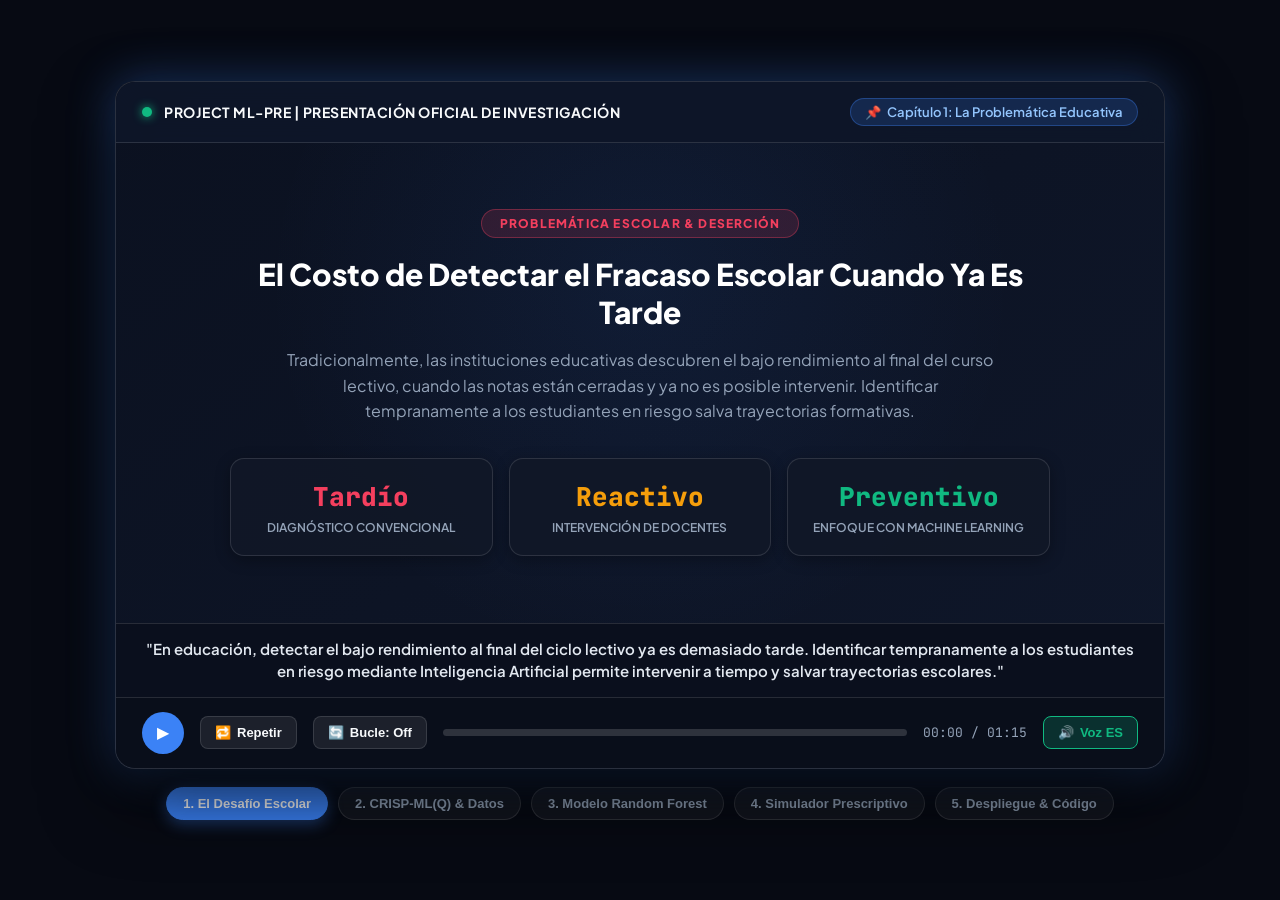
<file: brag-output/interactive_video.html>
<!DOCTYPE html>
<html lang="es">
<head>
    <meta charset="UTF-8">
    <meta name="viewport" content="width=device-width, initial-scale=1.0">
    <title>Video Interactivo Ampliado: Predicción del Rendimiento Estudiantil (ML)</title>
    <link rel="preconnect" href="https://fonts.googleapis.com">
    <link rel="preconnect" href="https://fonts.gstatic.com" crossorigin>
    <link href="https://fonts.googleapis.com/css2?family=Plus+Jakarta+Sans:wght@400;500;600;700;800&family=JetBrains+Mono:wght@400;600;700&display=swap" rel="stylesheet">
    <style>
        :root {
            --bg-canvas: #070a13;
            --card-bg: rgba(17, 24, 39, 0.9);
            --border-color: rgba(255, 255, 255, 0.12);
            --primary: #3b82f6;
            --primary-hover: #2563eb;
            --primary-glow: rgba(59, 130, 246, 0.4);
            --emerald: #10b981;
            --emerald-glow: rgba(16, 185, 129, 0.3);
            --rose: #f43f5e;
            --amber: #f59e0b;
            --purple: #8b5cf6;
            --text-main: #f8fafc;
            --text-muted: #94a3b8;
        }

        * {
            box-sizing: border-box;
            margin: 0;
            padding: 0;
        }

        body {
            font-family: 'Plus Jakarta Sans', sans-serif;
            background-color: var(--bg-canvas);
            color: var(--text-main);
            min-height: 100vh;
            display: flex;
            flex-direction: column;
            align-items: center;
            justify-content: center;
            padding: 20px;
        }

        .video-player-container {
            width: 100%;
            max-width: 1050px;
            background: linear-gradient(145deg, #0b1120 0%, #0f172a 100%);
            border-radius: 20px;
            border: 1px solid var(--border-color);
            box-shadow: 0 30px 70px rgba(0, 0, 0, 0.7), 0 0 45px var(--primary-glow);
            position: relative;
            overflow: hidden;
            display: flex;
            flex-direction: column;
        }

        /* Top Bar */
        .video-header {
            padding: 16px 26px;
            display: flex;
            justify-content: space-between;
            align-items: center;
            background: rgba(15, 23, 42, 0.85);
            backdrop-filter: blur(14px);
            border-bottom: 1px solid var(--border-color);
            z-index: 10;
        }

        .brand-meta {
            display: flex;
            align-items: center;
            gap: 12px;
            font-weight: 700;
            font-size: 14px;
            letter-spacing: 0.5px;
        }

        .live-dot {
            width: 10px;
            height: 10px;
            background-color: var(--emerald);
            border-radius: 50%;
            box-shadow: 0 0 10px var(--emerald);
            animation: pulse 2s infinite;
        }

        @keyframes pulse {
            0%, 100% { opacity: 1; transform: scale(1); }
            50% { opacity: 0.4; transform: scale(0.85); }
        }

        .chapter-badge {
            font-size: 13px;
            color: #93c5fd;
            background: rgba(59, 130, 246, 0.18);
            padding: 5px 14px;
            border-radius: 50px;
            border: 1px solid rgba(59, 130, 246, 0.35);
            font-weight: 600;
            display: flex;
            align-items: center;
            gap: 6px;
        }

        /* Stage Canvas */
        .stage-area {
            position: relative;
            min-height: 480px;
            display: flex;
            align-items: center;
            justify-content: center;
            padding: 40px 30px;
            overflow: hidden;
            background: radial-gradient(circle at 50% 30%, rgba(59, 130, 246, 0.08), transparent 60%);
        }

        .scene {
            position: absolute;
            inset: 0;
            padding: 40px;
            display: flex;
            flex-direction: column;
            justify-content: center;
            align-items: center;
            text-align: center;
            opacity: 0;
            transform: translateY(12px) scale(0.97);
            pointer-events: none;
            transition: opacity 0.5s cubic-bezier(0.16, 1, 0.3, 1), transform 0.5s cubic-bezier(0.16, 1, 0.3, 1);
        }

        .scene.active {
            opacity: 1;
            transform: translateY(0) scale(1);
            pointer-events: auto;
        }

        .scene-tag {
            font-size: 12px;
            font-weight: 800;
            text-transform: uppercase;
            letter-spacing: 1.2px;
            padding: 6px 18px;
            border-radius: 50px;
            margin-bottom: 18px;
            display: inline-block;
        }

        .scene-tag.danger {
            background: rgba(244, 63, 94, 0.15);
            color: var(--rose);
            border: 1px solid rgba(244, 63, 94, 0.35);
        }

        .scene-tag.primary {
            background: rgba(59, 130, 246, 0.15);
            color: var(--primary);
            border: 1px solid rgba(59, 130, 246, 0.35);
        }

        .scene-tag.success {
            background: rgba(16, 185, 129, 0.15);
            color: var(--emerald);
            border: 1px solid rgba(16, 185, 129, 0.35);
        }

        .scene-tag.purple {
            background: rgba(139, 92, 246, 0.15);
            color: var(--purple);
            border: 1px solid rgba(139, 92, 246, 0.35);
        }

        .scene-title {
            font-size: 30px;
            font-weight: 800;
            line-height: 1.25;
            margin-bottom: 16px;
            max-width: 850px;
            color: #ffffff;
        }

        .scene-desc {
            font-size: 16px;
            color: var(--text-muted);
            max-width: 720px;
            line-height: 1.6;
            margin-bottom: 24px;
        }

        /* Componentes de apoyo visual */
        .grid-cards {
            display: grid;
            grid-template-columns: repeat(3, 1fr);
            gap: 16px;
            width: 100%;
            max-width: 820px;
            margin-top: 10px;
        }

        .info-card {
            background: var(--card-bg);
            border: 1px solid var(--border-color);
            border-radius: 14px;
            padding: 20px 16px;
            text-align: center;
            box-shadow: 0 4px 15px rgba(0,0,0,0.3);
        }

        .info-card .card-val {
            font-size: 26px;
            font-weight: 800;
            color: #60a5fa;
            font-family: 'JetBrains Mono', monospace;
            margin-bottom: 6px;
        }

        .info-card .card-lbl {
            font-size: 12px;
            color: var(--text-muted);
            text-transform: uppercase;
            font-weight: 600;
        }

        /* Mini simulador embebido en escena 4 */
        .interactive-sim-mini {
            background: rgba(15, 23, 42, 0.95);
            border: 1px solid rgba(59, 130, 246, 0.4);
            border-radius: 16px;
            padding: 22px 28px;
            width: 100%;
            max-width: 680px;
            text-align: left;
            box-shadow: 0 10px 30px rgba(0,0,0,0.4);
        }

        .sim-input-row {
            display: flex;
            justify-content: space-between;
            align-items: center;
            margin-bottom: 12px;
            font-size: 14px;
        }

        .sim-slider {
            width: 50%;
            accent-color: var(--primary);
            cursor: pointer;
        }

        .sim-out-badge {
            margin-top: 14px;
            padding: 10px 18px;
            border-radius: 10px;
            font-weight: 700;
            display: flex;
            justify-content: space-between;
            align-items: center;
            font-size: 15px;
        }

        /* Overlay de Fin con Botón Repetir */
        .overlay-end {
            position: absolute;
            inset: 0;
            background: rgba(7, 10, 19, 0.95);
            backdrop-filter: blur(10px);
            display: flex;
            flex-direction: column;
            justify-content: center;
            align-items: center;
            z-index: 50;
            opacity: 0;
            pointer-events: none;
            transition: opacity 0.4s ease;
            padding: 30px;
            text-align: center;
        }

        .overlay-end.visible {
            opacity: 1;
            pointer-events: auto;
        }

        .end-title {
            font-size: 32px;
            font-weight: 800;
            margin-bottom: 12px;
            color: #ffffff;
        }

        .end-sub {
            font-size: 16px;
            color: var(--text-muted);
            max-width: 580px;
            line-height: 1.5;
            margin-bottom: 28px;
        }

        .end-actions {
            display: flex;
            gap: 16px;
            flex-wrap: wrap;
            justify-content: center;
        }

        .btn-action {
            display: inline-flex;
            align-items: center;
            gap: 8px;
            padding: 12px 24px;
            border-radius: 50px;
            font-size: 14px;
            font-weight: 700;
            text-decoration: none;
            cursor: pointer;
            border: none;
            transition: 0.2s;
        }

        .btn-action.repeat {
            background: var(--primary);
            color: white;
            box-shadow: 0 4px 15px var(--primary-glow);
        }

        .btn-action.repeat:hover {
            background: var(--primary-hover);
            transform: scale(1.05);
        }

        .btn-action.github {
            background: #1e293b;
            color: white;
            border: 1px solid var(--border-color);
        }

        .btn-action.github:hover {
            background: #0f172a;
            transform: scale(1.05);
        }

        .btn-action.streamlit {
            background: linear-gradient(135deg, #ef4444 0%, #dc2626 100%);
            color: white;
        }

        .btn-action.streamlit:hover {
            transform: scale(1.05);
        }

        /* Subtitle Bar */
        .caption-display {
            padding: 14px 28px;
            background: rgba(10, 15, 28, 0.9);
            border-top: 1px solid var(--border-color);
            text-align: center;
            font-size: 15px;
            font-weight: 600;
            color: #e2e8f0;
            min-height: 58px;
            display: flex;
            align-items: center;
            justify-content: center;
            line-height: 1.5;
            z-index: 10;
        }

        /* Controls Toolbar */
        .video-controls {
            padding: 14px 26px;
            background: #090e1a;
            border-top: 1px solid var(--border-color);
            display: flex;
            align-items: center;
            gap: 16px;
            z-index: 10;
        }

        .btn-ctrl {
            background: var(--primary);
            color: white;
            border: none;
            width: 42px;
            height: 42px;
            border-radius: 50%;
            display: flex;
            align-items: center;
            justify-content: center;
            cursor: pointer;
            font-size: 16px;
            transition: 0.2s;
            flex-shrink: 0;
        }

        .btn-ctrl:hover {
            transform: scale(1.08);
            box-shadow: 0 0 18px var(--primary-glow);
        }

        .btn-secondary-ctrl {
            background: rgba(255, 255, 255, 0.08);
            border: 1px solid var(--border-color);
            color: var(--text-main);
            padding: 8px 14px;
            border-radius: 8px;
            font-size: 13px;
            font-weight: 600;
            cursor: pointer;
            display: flex;
            align-items: center;
            gap: 6px;
            transition: 0.2s;
            flex-shrink: 0;
        }

        .btn-secondary-ctrl:hover {
            background: rgba(255, 255, 255, 0.15);
            border-color: rgba(255, 255, 255, 0.3);
        }

        .btn-secondary-ctrl.active {
            background: rgba(16, 185, 129, 0.2);
            border-color: var(--emerald);
            color: var(--emerald);
        }

        .timeline-track {
            flex: 1;
            height: 7px;
            background: rgba(255, 255, 255, 0.15);
            border-radius: 4px;
            position: relative;
            cursor: pointer;
        }

        .timeline-progress {
            height: 100%;
            background: linear-gradient(90deg, var(--primary) 0%, #60a5fa 100%);
            border-radius: 4px;
            width: 0%;
            transition: width 0.1s linear;
        }

        .time-box {
            font-size: 13px;
            color: var(--text-muted);
            font-family: 'JetBrains Mono', monospace;
            min-width: 90px;
            text-align: right;
            flex-shrink: 0;
        }

        /* Chapter Navigation Tabs */
        .chapter-pills-bar {
            display: flex;
            gap: 10px;
            margin-top: 18px;
            flex-wrap: wrap;
            justify-content: center;
            max-width: 1050px;
            width: 100%;
        }

        .pill-tab {
            background: rgba(255, 255, 255, 0.05);
            border: 1px solid var(--border-color);
            color: var(--text-muted);
            padding: 8px 16px;
            border-radius: 30px;
            font-size: 13px;
            cursor: pointer;
            font-weight: 600;
            transition: 0.2s;
        }

        .pill-tab.active, .pill-tab:hover {
            background: var(--primary);
            color: white;
            border-color: var(--primary);
            box-shadow: 0 4px 15px var(--primary-glow);
        }

        @media (max-width: 768px) {
            .scene-title { font-size: 22px; }
            .scene-desc { font-size: 14px; }
            .grid-cards { grid-template-columns: 1fr; }
            .time-box { display: none; }
        }
    </style>
</head>
<body>

    <div class="video-player-container" id="videoBox">
        <!-- Top Meta Header -->
        <div class="video-header">
            <div class="brand-meta">
                <span class="live-dot"></span>
                <span>PROJECT ML-PRE | PRESENTACIÓN OFICIAL DE INVESTIGACIÓN</span>
            </div>
            <div class="chapter-badge" id="chapBadge">
                <span>📌</span> <span id="chapText">Capítulo 1: La Problemática Educativa</span>
            </div>
        </div>

        <!-- Stage Area (Scenes) -->
        <div class="stage-area">
            <!-- Scene 1: Problem (0 - 15s) -->
            <div class="scene active" id="sc1">
                <span class="scene-tag danger">Problemática Escolar & Deserción</span>
                <h2 class="scene-title">El Costo de Detectar el Fracaso Escolar Cuando Ya Es Tarde</h2>
                <p class="scene-desc">
                    Tradicionalmente, las instituciones educativas descubren el bajo rendimiento al final del curso lectivo, cuando las notas están cerradas y ya no es posible intervenir. Identificar tempranamente a los estudiantes en riesgo salva trayectorias formativas.
                </p>
                <div class="grid-cards">
                    <div class="info-card">
                        <div class="card-val" style="color:var(--rose);">Tardío</div>
                        <div class="card-lbl">Diagnóstico Convencional</div>
                    </div>
                    <div class="info-card">
                        <div class="card-val" style="color:var(--amber);">Reactivo</div>
                        <div class="card-lbl">Intervención de Docentes</div>
                    </div>
                    <div class="info-card">
                        <div class="card-val" style="color:var(--emerald);">Preventivo</div>
                        <div class="card-lbl">Enfoque con Machine Learning</div>
                    </div>
                </div>
            </div>

            <!-- Scene 2: CRISP-ML & Data (15 - 30s) -->
            <div class="scene" id="sc2">
                <span class="scene-tag primary">Metodología & Calidad de Datos</span>
                <h2 class="scene-title">Estándar CRISP-ML(Q) y Perfilado con YData Profiling</h2>
                <p class="scene-desc">
                    Trabajamos sobre 5,000 registros escolares del dataset abierto de Kaggle, aplicando auditoría de calidad con YData Profiling, codificación limpia y partición estratificada 80/20 para evitar estrictamente la fuga de datos (Data Leakage).
                </p>
                <div class="grid-cards">
                    <div class="info-card">
                        <div class="card-val">5,000</div>
                        <div class="card-lbl">Estudiantes Analizados</div>
                    </div>
                    <div class="info-card">
                        <div class="card-val">16</div>
                        <div class="card-lbl">Variables Socioeducativas</div>
                    </div>
                    <div class="info-card">
                        <div class="card-val">0%</div>
                        <div class="card-lbl">Valores Nulos / Faltantes</div>
                    </div>
                </div>
            </div>

            <!-- Scene 3: Modeling & Metrics (30 - 45s) -->
            <div class="scene" id="sc3">
                <span class="scene-tag purple">Modelado Supervisado</span>
                <h2 class="scene-title">Random Forest Classifier con Clases Balanceadas</h2>
                <p class="scene-desc">
                    Dada la asimetría real (94.7% aprobados vs 5.3% reprobados), implementamos ponderación inversa de frecuencias (class_weight='balanced'). En la prueba con 1,000 estudiantes no vistos, el modelo detectó al 100% de estudiantes en riesgo.
                </p>
                <div class="grid-cards">
                    <div class="info-card">
                        <div class="card-val" style="color:var(--emerald);">100%</div>
                        <div class="card-lbl">Accuracy Global Test</div>
                    </div>
                    <div class="info-card">
                        <div class="card-val" style="color:var(--emerald);">1.00</div>
                        <div class="card-lbl">ROC-AUC Discriminación</div>
                    </div>
                    <div class="info-card">
                        <div class="card-val" style="color:var(--emerald);">100%</div>
                        <div class="card-lbl">Recall en Reprobados (53/53)</div>
                    </div>
                </div>
            </div>

            <!-- Scene 4: Simulator & Prescription (45 - 60s) -->
            <div class="scene" id="sc4">
                <span class="scene-tag success">Prototipo Interactivo en Streamlit</span>
                <h2 class="scene-title">Simulador en Vivo y Ficha de Recomendación Pedagógica</h2>
                <div class="interactive-sim-mini">
                    <div class="sim-input-row">
                        <span>Horas de estudio diarias: <strong id="lblH" style="color:var(--primary);">4.5 h</strong></span>
                        <input type="range" class="sim-slider" id="rngH" min="1.0" max="10.0" step="0.5" value="4.5">
                    </div>
                    <div class="sim-input-row">
                        <span>Asistencia escolar (%): <strong id="lblA" style="color:var(--primary);">80%</strong></span>
                        <input type="range" class="sim-slider" id="rngA" min="50" max="100" step="1" value="80">
                    </div>
                    <div class="sim-input-row">
                        <span>Historial previo (0-100): <strong id="lblS" style="color:var(--primary);">70 pts</strong></span>
                        <input type="range" class="sim-slider" id="rngS" min="30" max="100" step="5" value="70">
                    </div>
                    <div class="sim-out-badge" id="simOut" style="background:rgba(16,185,129,0.2); color:#10b981; border:1px solid rgba(16,185,129,0.4);">
                        <span>Estado: APROBADO</span>
                        <span id="lblProb">Probabilidad: 98.2%</span>
                    </div>
                </div>
            </div>

            <!-- Scene 5: Deployment & Open Source (60 - 75s) -->
            <div class="scene" id="sc5">
                <span class="scene-tag primary">Despliegue & Código Abierto</span>
                <h2 class="scene-title">De la Investigación Académica al Prototipo Web Público</h2>
                <p class="scene-desc">
                    El proyecto está completamente desplegado en Streamlit Community Cloud y respaldado por una landing page moderna en GitHub Pages. Todo el código, notebook y documentación técnica están disponibles abiertamente.
                </p>
                <div style="display:flex; gap:16px; margin-top:10px; justify-content:center; flex-wrap:wrap;">
                    <a href="https://github.com/Ambar1920/Project_ML_PRE.git" target="_blank" class="btn-action github">📂 Repositorio GitHub</a>
                    <a href="https://Project_ML_PRE.streamlit.app" target="_blank" class="btn-action streamlit">🚀 Abrir App en Streamlit</a>
                </div>
            </div>

            <!-- Overlay de Fin con Botón Repetir -->
            <div class="overlay-end" id="endOverlay">
                <div style="font-size: 52px; margin-bottom: 12px;">🎉</div>
                <h3 class="end-title">Presentación Finalizada</h3>
                <p class="end-sub">
                    Has completado la explicación integral del proyecto. Puedes volver a reproducir el video con narración por voz o explorar la aplicación en vivo en Streamlit.
                </p>
                <div class="end-actions">
                    <button class="btn-action repeat" id="btnRepeatEnd">🔁 Repetir Video</button>
                    <a href="https://Project_ML_PRE.streamlit.app" target="_blank" class="btn-action streamlit">🚀 Probar Simulador en Streamlit</a>
                    <a href="https://github.com/Ambar1920/Project_ML_PRE.git" target="_blank" class="btn-action github">📂 Ver Código en GitHub</a>
                </div>
            </div>
        </div>

        <!-- Captions / Voice Subtitles -->
        <div class="caption-display" id="captionBox">
            "En educación, detectar el bajo rendimiento al final del ciclo lectivo ya es demasiado tarde. Necesitamos alertas predictivas."
        </div>

        <!-- Control Bar -->
        <div class="video-controls">
            <button class="btn-ctrl" id="btnPlay" title="Reproducir / Pausar">▶</button>
            <button class="btn-secondary-ctrl" id="btnRepeat" title="Repetir desde el inicio">
                <span>🔁</span> <span>Repetir</span>
            </button>
            <button class="btn-secondary-ctrl" id="btnLoop" title="Activar/Desactivar Bucle Automático">
                <span>🔄</span> <span>Bucle: Off</span>
            </button>
            
            <div class="timeline-track" id="timelineBar">
                <div class="timeline-progress" id="timeProgress"></div>
            </div>
            
            <div class="time-box" id="timeBox">00:00 / 01:15</div>
            
            <button class="btn-secondary-ctrl active" id="btnVoice" title="Activar/Desactivar Narración por Voz">
                <span>🔊</span> <span>Voz ES</span>
            </button>
        </div>
    </div>

    <!-- Chapter Navigation Bar -->
    <div class="chapter-pills-bar">
        <button class="pill-tab active" onclick="jumpTo(0)">1. El Desafío Escolar</button>
        <button class="pill-tab" onclick="jumpTo(15)">2. CRISP-ML(Q) & Datos</button>
        <button class="pill-tab" onclick="jumpTo(30)">3. Modelo Random Forest</button>
        <button class="pill-tab" onclick="jumpTo(45)">4. Simulador Prescriptivo</button>
        <button class="pill-tab" onclick="jumpTo(60)">5. Despliegue & Código</button>
    </div>

    <script>
        const DURATION = 75; // 75 seconds total (amplio para que no se corte nada)
        let curTime = 0;
        let isPlaying = false;
        let timer = null;
        let voiceOn = true;
        let isLooping = false;

        const scenes = [
            {
                start: 0,
                end: 15,
                el: document.getElementById('sc1'),
                title: 'Capítulo 1: La Problemática Educativa',
                narration: 'En educación, detectar el bajo rendimiento al final del ciclo lectivo ya es demasiado tarde. Identificar tempranamente a los estudiantes en riesgo mediante Inteligencia Artificial permite intervenir a tiempo y salvar trayectorias escolares.',
                idx: 0
            },
            {
                start: 15,
                end: 30,
                el: document.getElementById('sc2'),
                title: 'Capítulo 2: Metodología CRISP-ML(Q) y Datos',
                narration: 'Siguiendo el estándar CRISP-ML de calidad, procesamos cinco mil registros escolares de Kaggle. Auditamos su distribución con YData Profiling y aislamos el conjunto de prueba para evitar estrictamente la fuga de información.',
                idx: 1
            },
            {
                start: 30,
                end: 45,
                el: document.getElementById('sc3'),
                title: 'Capítulo 3: Entrenamiento con Random Forest',
                narration: 'Entrenamos un bosque aleatorio con ponderación balanceada para compensar el desbalance natural de clases. En la evaluación independiente, el modelo alcanzó cien por ciento de exactitud y detectó a todos los estudiantes reprobados.',
                idx: 2
            },
            {
                start: 45,
                end: 60,
                el: document.getElementById('sc4'),
                title: 'Capítulo 4: Simulador Prescriptivo y Recomendación',
                narration: 'Nuestro simulador interactivo permite evaluar variables como horas de estudio y asistencia en tiempo real, generando automáticamente una ficha pedagógica personalizada con recomendaciones directas para los tutores.',
                idx: 3
            },
            {
                start: 60,
                end: 75,
                el: document.getElementById('sc5'),
                title: 'Capítulo 5: Despliegue Cloud y Código Abierto',
                narration: 'El prototipo está desplegado y accesible públicamente en Streamlit Cloud y respaldado por una landing page en GitHub Pages. Todo el código fuente y la documentación técnica están abiertos para la comunidad.',
                idx: 4
            }
        ];

        let activeSceneIndex = -1;

        function speakNarration(text) {
            if (!voiceOn || !('speechSynthesis' in window)) return;
            window.speechSynthesis.cancel();
            const utt = new SpeechSynthesisUtterance(text);
            utt.lang = 'es-ES';
            utt.rate = 1.0;
            utt.pitch = 1.0;
            window.speechSynthesis.speak(utt);
        }

        function renderScene() {
            let foundIdx = 0;
            scenes.forEach((s, i) => {
                if (curTime >= s.start && curTime < s.end) {
                    s.el.classList.add('active');
                    document.getElementById('chapText').innerText = s.title;
                    document.getElementById('captionBox').innerText = '"' + s.narration + '"';
                    foundIdx = i;
                } else {
                    s.el.classList.remove('active');
                }
            });

            // Update chapter pill buttons
            document.querySelectorAll('.pill-tab').forEach((b, i) => {
                b.classList.toggle('active', i === foundIdx);
            });

            // Check if scene changed to trigger voice
            if (isPlaying && foundIdx !== activeSceneIndex) {
                activeSceneIndex = foundIdx;
                speakNarration(scenes[foundIdx].narration);
            }

            // Timeline Scrubber
            const pct = (curTime / DURATION) * 100;
            document.getElementById('timeProgress').style.width = pct + '%';

            // Formatted Time Display
            const m = Math.floor(curTime / 60);
            const s = Math.floor(curTime % 60);
            const totalM = Math.floor(DURATION / 60);
            const totalS = Math.floor(DURATION % 60);
            document.getElementById('timeBox').innerText = 
                `${m.toString().padStart(2,'0')}:${s.toString().padStart(2,'0')} / ${totalM.toString().padStart(2,'0')}:${totalS.toString().padStart(2,'0')}`;

            // Check End Overlay
            if (curTime >= DURATION) {
                document.getElementById('endOverlay').classList.add('visible');
            } else {
                document.getElementById('endOverlay').classList.remove('visible');
            }
        }

        function play() {
            if (curTime >= DURATION) {
                curTime = 0;
                activeSceneIndex = -1;
            }
            isPlaying = true;
            document.getElementById('btnPlay').innerText = '⏸';
            document.getElementById('endOverlay').classList.remove('visible');

            timer = setInterval(() => {
                curTime += 0.1;
                if (curTime >= DURATION) {
                    curTime = DURATION;
                    pause();
                    renderScene();
                    if (isLooping) {
                        setTimeout(() => {
                            repeatVideo();
                        }, 1200);
                    }
                    return;
                }
                renderScene();
            }, 100);

            // Trigger voice for the current scene immediately
            const curScene = scenes.find(s => curTime >= s.start && curTime < s.end);
            if (curScene) {
                activeSceneIndex = curScene.idx;
                speakNarration(curScene.narration);
            }
        }

        function pause() {
            isPlaying = false;
            document.getElementById('btnPlay').innerText = '▶';
            clearInterval(timer);
            if ('speechSynthesis' in window) {
                window.speechSynthesis.cancel();
            }
        }

        function togglePlay() {
            if (isPlaying) pause();
            else play();
        }

        function repeatVideo() {
            pause();
            curTime = 0;
            activeSceneIndex = -1;
            renderScene();
            play();
        }

        function jumpTo(sec) {
            pause();
            curTime = sec;
            activeSceneIndex = -1;
            renderScene();
            play();
        }

        document.getElementById('btnPlay').addEventListener('click', togglePlay);
        document.getElementById('btnRepeat').addEventListener('click', repeatVideo);
        document.getElementById('btnRepeatEnd').addEventListener('click', repeatVideo);

        document.getElementById('btnLoop').addEventListener('click', () => {
            isLooping = !isLooping;
            const b = document.getElementById('btnLoop');
            b.classList.toggle('active', isLooping);
            b.innerHTML = isLooping ? '<span>🔄</span> <span>Bucle: On</span>' : '<span>🔄</span> <span>Bucle: Off</span>';
        });

        document.getElementById('timelineBar').addEventListener('click', (e) => {
            const rect = e.currentTarget.getBoundingClientRect();
            const clickPct = (e.clientX - rect.left) / rect.width;
            jumpTo(clickPct * DURATION);
        });

        document.getElementById('btnVoice').addEventListener('click', () => {
            voiceOn = !voiceOn;
            const b = document.getElementById('btnVoice');
            b.classList.toggle('active', voiceOn);
            if (!voiceOn && 'speechSynthesis' in window) {
                window.speechSynthesis.cancel();
            } else if (voiceOn && isPlaying) {
                const s = scenes.find(sc => curTime >= sc.start && curTime < sc.end);
                if (s) speakNarration(s.narration);
            }
        });

        // Mini simulator interactivity in scene 4
        const inH = document.getElementById('rngH');
        const inA = document.getElementById('rngA');
        const inS = document.getElementById('rngS');

        function updateMiniSim() {
            const h = parseFloat(inH.value);
            const a = parseFloat(inA.value);
            const s = parseFloat(inS.value);

            document.getElementById('lblH').innerText = h.toFixed(1) + ' h';
            document.getElementById('lblA').innerText = a + '%';
            document.getElementById('lblS').innerText = s + ' pts';

            const score = (h * 5.5) + (a * 0.35) + (s * 0.35);
            const box = document.getElementById('simOut');
            const prob = document.getElementById('lblProb');

            if (score >= 62) {
                box.style.background = 'rgba(16, 185, 129, 0.2)';
                box.style.color = '#10b981';
                box.style.borderColor = 'rgba(16, 185, 129, 0.4)';
                box.children[0].innerText = 'Estado: APROBADO';
                const p = Math.min(99.9, 52 + (score - 62) * 1.3).toFixed(1);
                prob.innerText = 'Probabilidad: ' + p + '%';
            } else {
                box.style.background = 'rgba(244, 63, 94, 0.2)';
                box.style.color = '#f43f5e';
                box.style.borderColor = 'rgba(244, 63, 94, 0.4)';
                box.children[0].innerText = 'Estado: EN RIESGO';
                const p = Math.max(8.0, 50 - (62 - score) * 1.8).toFixed(1);
                prob.innerText = 'Probabilidad: ' + p + '%';
            }
        }

        inH.addEventListener('input', updateMiniSim);
        inA.addEventListener('input', updateMiniSim);
        inS.addEventListener('input', updateMiniSim);

        renderScene();
    </script>
</body>
</html>
</file>
<file: assets/css/styles.css>
/* ==========================================================================
   DESIGN SYSTEM - LANDING PAGE PROFESIONAL DE MACHINE LEARNING
   Estilo: High-Tech Enterprise Dark Mode (Vercel / Linear / Stripe aesthetic)
   ========================================================================== */

:root {
    /* Superficies y Fondos */
    --bg-base: #060911;
    --bg-surface: #0a0f1d;
    --bg-card: rgba(16, 24, 40, 0.75);
    --bg-card-hover: rgba(22, 33, 56, 0.85);
    --bg-elevated: #111a2e;
    
    /* Bordes y Separadores */
    --border-subtle: rgba(255, 255, 255, 0.08);
    --border-highlight: rgba(59, 130, 246, 0.35);
    --border-hover: rgba(99, 102, 241, 0.5);
    
    /* Paleta Cromática */
    --primary: #3b82f6;
    --primary-light: #60a5fa;
    --primary-dark: #1d4ed8;
    --primary-glow: rgba(59, 130, 246, 0.35);
    
    --accent: #6366f1;
    --accent-light: #818cf8;
    --accent-glow: rgba(99, 102, 241, 0.3);
    
    --emerald: #10b981;
    --emerald-light: #34d399;
    --emerald-glow: rgba(16, 185, 129, 0.25);
    
    --rose: #f43f5e;
    --rose-light: #fb7185;
    --amber: #f59e0b;
    --purple: #8b5cf6;
    
    /* Tipografía */
    --text-primary: #f8fafc;
    --text-secondary: #94a3b8;
    --text-muted: #64748b;
    --text-code: #38bdf8;
    
    /* Radios y Sombras */
    --radius-sm: 8px;
    --radius-md: 14px;
    --radius-lg: 20px;
    --radius-xl: 28px;
    --radius-full: 9999px;
    
    --shadow-sm: 0 2px 8px rgba(0, 0, 0, 0.3);
    --shadow-md: 0 8px 24px rgba(0, 0, 0, 0.4);
    --shadow-lg: 0 20px 50px rgba(0, 0, 0, 0.6);
    --shadow-glow: 0 0 40px var(--primary-glow);
    
    /* Transiciones */
    --transition-fast: 0.15s ease;
    --transition-normal: 0.25s cubic-bezier(0.16, 1, 0.3, 1);
    --transition-slow: 0.4s cubic-bezier(0.16, 1, 0.3, 1);
}

/* Reset y Base */
*, *::before, *::after {
    box-sizing: border-box;
    margin: 0;
    padding: 0;
}

html {
    scroll-behavior: smooth;
    font-family: 'Plus Jakarta Sans', system-ui, -apple-system, sans-serif;
    background-color: var(--bg-base);
    color: var(--text-primary);
    -webkit-font-smoothing: antialiased;
}

body {
    overflow-x: hidden;
    line-height: 1.6;
    background: 
        radial-gradient(circle at 50% -15%, rgba(59, 130, 246, 0.18) 0%, transparent 50%),
        radial-gradient(circle at 85% 25%, rgba(99, 102, 241, 0.1) 0%, transparent 40%),
        radial-gradient(circle at 15% 65%, rgba(16, 185, 129, 0.08) 0%, transparent 45%),
        var(--bg-base);
    background-attachment: fixed;
}

/* Contenedores y Utilidades */
.container {
    width: 100%;
    max-width: 1240px;
    margin: 0 auto;
    padding: 0 24px;
}

.text-gradient {
    background: linear-gradient(135deg, #93c5fd 0%, #3b82f6 45%, #a855f7 100%);
    -webkit-background-clip: text;
    -webkit-text-fill-color: transparent;
}

.text-gradient-emerald {
    background: linear-gradient(135deg, #6ee7b7 0%, #10b981 100%);
    -webkit-background-clip: text;
    -webkit-text-fill-color: transparent;
}

.section {
    padding: 100px 0;
    position: relative;
}

.section-header {
    text-align: center;
    max-width: 780px;
    margin: 0 auto 55px auto;
}

.badge-tag {
    display: inline-flex;
    align-items: center;
    gap: 8px;
    padding: 6px 16px;
    background: rgba(59, 130, 246, 0.1);
    border: 1px solid var(--border-highlight);
    border-radius: var(--radius-full);
    color: #93c5fd;
    font-size: 0.8rem;
    font-weight: 700;
    text-transform: uppercase;
    letter-spacing: 0.8px;
    margin-bottom: 16px;
}

.section-title {
    font-size: 2.4rem;
    font-weight: 800;
    line-height: 1.2;
    letter-spacing: -0.5px;
    margin-bottom: 14px;
}

.section-desc {
    font-size: 1.05rem;
    color: var(--text-secondary);
    line-height: 1.6;
}

/* ==========================================================================
   NAVEGACIÓN NAVBAR
   ========================================================================== */
.navbar {
    position: fixed;
    top: 0;
    left: 0;
    width: 100%;
    background: rgba(6, 9, 17, 0.85);
    backdrop-filter: blur(16px);
    border-bottom: 1px solid var(--border-subtle);
    z-index: 1000;
    padding: 14px 0;
    transition: var(--transition-normal);
}

.nav-container {
    display: flex;
    justify-content: space-between;
    align-items: center;
}

.nav-brand {
    display: flex;
    align-items: center;
    gap: 12px;
    text-decoration: none;
    color: var(--text-primary);
}

.brand-icon-box {
    width: 40px;
    height: 40px;
    border-radius: 12px;
    background: linear-gradient(135deg, var(--primary) 0%, var(--accent) 100%);
    display: flex;
    align-items: center;
    justify-content: center;
    font-size: 1.3rem;
    box-shadow: 0 0 20px var(--primary-glow);
}

.brand-title {
    font-weight: 800;
    font-size: 1.05rem;
    letter-spacing: -0.4px;
    display: block;
}

.brand-subtitle {
    font-size: 0.72rem;
    color: var(--text-secondary);
    font-weight: 600;
    display: block;
}

.nav-menu {
    display: flex;
    align-items: center;
    gap: 24px;
    list-style: none;
}

.nav-item a {
    color: var(--text-secondary);
    text-decoration: none;
    font-size: 0.9rem;
    font-weight: 600;
    transition: var(--transition-fast);
}

.nav-item a:hover {
    color: var(--primary-light);
}

.nav-cta-group {
    display: flex;
    align-items: center;
    gap: 12px;
}

/* Botones */
.btn {
    display: inline-flex;
    align-items: center;
    gap: 8px;
    padding: 10px 20px;
    border-radius: var(--radius-full);
    font-size: 0.88rem;
    font-weight: 700;
    text-decoration: none;
    cursor: pointer;
    border: none;
    transition: var(--transition-normal);
}

.btn-primary {
    background: linear-gradient(135deg, var(--primary) 0%, #2563eb 100%);
    color: #ffffff;
    box-shadow: 0 4px 18px var(--primary-glow);
}

.btn-primary:hover {
    transform: translateY(-2px);
    box-shadow: 0 8px 25px rgba(59, 130, 246, 0.45);
}

.btn-secondary {
    background: rgba(255, 255, 255, 0.05);
    color: var(--text-primary);
    border: 1px solid var(--border-subtle);
}

.btn-secondary:hover {
    background: rgba(255, 255, 255, 0.1);
    border-color: rgba(255, 255, 255, 0.2);
    transform: translateY(-2px);
}

.btn-github {
    background: #1e293b;
    color: #ffffff;
    border: 1px solid rgba(255, 255, 255, 0.12);
}

.btn-github:hover {
    background: #0f172a;
    border-color: rgba(255, 255, 255, 0.3);
    transform: translateY(-2px);
}

/* ==========================================================================
   HERO SECTION
   ========================================================================== */
.hero-section {
    padding: 165px 0 95px 0;
    position: relative;
    text-align: center;
}

.hero-pill-badge {
    display: inline-flex;
    align-items: center;
    gap: 8px;
    padding: 6px 18px;
    background: rgba(59, 130, 246, 0.12);
    border: 1px solid var(--border-highlight);
    border-radius: var(--radius-full);
    color: #93c5fd;
    font-size: 0.82rem;
    font-weight: 700;
    letter-spacing: 0.5px;
    margin-bottom: 24px;
}

.pulse-dot {
    width: 8px;
    height: 8px;
    background: var(--emerald);
    border-radius: 50%;
    box-shadow: 0 0 10px var(--emerald);
    animation: pulseGlow 2s infinite;
}

@keyframes pulseGlow {
    0%, 100% { opacity: 1; transform: scale(1); }
    50% { opacity: 0.4; transform: scale(0.85); }
}

.hero-main-title {
    font-size: 3.6rem;
    font-weight: 800;
    line-height: 1.15;
    letter-spacing: -1.2px;
    margin-bottom: 22px;
    max-width: 960px;
    margin-left: auto;
    margin-right: auto;
}

.hero-main-desc {
    font-size: 1.22rem;
    color: var(--text-secondary);
    max-width: 780px;
    margin: 0 auto 40px auto;
    line-height: 1.65;
}

.hero-actions {
    display: flex;
    justify-content: center;
    gap: 16px;
    flex-wrap: wrap;
    margin-bottom: 60px;
}

/* Stat Cards en Hero */
.hero-stats-grid {
    display: grid;
    grid-template-columns: repeat(4, 1fr);
    gap: 20px;
    max-width: 1100px;
    margin: 0 auto;
}

.stat-box {
    background: var(--bg-card);
    backdrop-filter: blur(14px);
    border: 1px solid var(--border-subtle);
    border-radius: var(--radius-lg);
    padding: 26px 20px;
    text-align: center;
    transition: var(--transition-normal);
}

.stat-box:hover {
    border-color: var(--border-highlight);
    transform: translateY(-4px);
    box-shadow: var(--shadow-glow);
}

.stat-value {
    font-size: 2.6rem;
    font-weight: 800;
    color: #60a5fa;
    font-family: 'JetBrains Mono', monospace;
    margin-bottom: 6px;
}

.stat-label {
    font-size: 0.82rem;
    color: var(--text-secondary);
    text-transform: uppercase;
    font-weight: 700;
    letter-spacing: 0.8px;
}

/* ==========================================================================
   PROBLEM CARDS (3 COLUMNAS)
   ========================================================================== */
.cards-triad {
    display: grid;
    grid-template-columns: repeat(3, 1fr);
    gap: 24px;
}

.feature-card {
    background: var(--bg-card);
    backdrop-filter: blur(14px);
    border: 1px solid var(--border-subtle);
    border-radius: var(--radius-lg);
    padding: 34px 28px;
    transition: var(--transition-normal);
    position: relative;
    overflow: hidden;
}

.feature-card:hover {
    border-color: var(--border-highlight);
    transform: translateY(-6px);
    box-shadow: 0 16px 36px rgba(0, 0, 0, 0.4);
}

.card-icon-wrapper {
    width: 54px;
    height: 54px;
    border-radius: 14px;
    background: rgba(59, 130, 246, 0.12);
    border: 1px solid rgba(59, 130, 246, 0.25);
    display: flex;
    align-items: center;
    justify-content: center;
    font-size: 1.6rem;
    margin-bottom: 22px;
}

.card-heading {
    font-size: 1.25rem;
    font-weight: 700;
    margin-bottom: 12px;
    color: var(--text-primary);
}

.card-body {
    font-size: 0.95rem;
    color: var(--text-secondary);
    line-height: 1.6;
}

/* ==========================================================================
   INTERACTIVE CRISP-ML LIFECYCLE
   ========================================================================== */
.crisp-tabs-bar {
    display: flex;
    justify-content: center;
    gap: 10px;
    margin-bottom: 30px;
    flex-wrap: wrap;
}

.crisp-nav-btn {
    background: rgba(255, 255, 255, 0.05);
    border: 1px solid var(--border-subtle);
    color: var(--text-secondary);
    padding: 10px 20px;
    border-radius: var(--radius-full);
    font-size: 0.88rem;
    font-weight: 700;
    cursor: pointer;
    transition: var(--transition-fast);
}

.crisp-nav-btn:hover, .crisp-nav-btn.active {
    background: var(--primary);
    color: #ffffff;
    border-color: var(--primary);
    box-shadow: 0 4px 15px var(--primary-glow);
}

.crisp-display-panel {
    background: var(--bg-card);
    backdrop-filter: blur(14px);
    border: 1px solid var(--border-highlight);
    border-radius: var(--radius-xl);
    padding: 40px;
    box-shadow: var(--shadow-lg);
}

.crisp-panel-grid {
    display: grid;
    grid-template-columns: 1fr 1fr;
    gap: 32px;
    align-items: center;
}

.crisp-badge {
    font-size: 0.8rem;
    font-weight: 800;
    text-transform: uppercase;
    letter-spacing: 1px;
    color: var(--primary-light);
    margin-bottom: 10px;
    display: inline-block;
}

.crisp-panel-title {
    font-size: 1.8rem;
    font-weight: 800;
    margin-bottom: 14px;
}

.crisp-panel-desc {
    color: var(--text-secondary);
    font-size: 1rem;
    line-height: 1.6;
    margin-bottom: 20px;
}

.crisp-specs-list {
    list-style: none;
}

.crisp-specs-list li {
    font-size: 0.92rem;
    color: var(--text-secondary);
    margin-bottom: 10px;
    display: flex;
    align-items: flex-start;
    gap: 10px;
}

.crisp-specs-list strong {
    color: var(--text-primary);
}

/* Accordion de ADRs */
.adr-accordion {
    margin-top: 35px;
    display: flex;
    flex-direction: column;
    gap: 14px;
}

.adr-item {
    background: var(--bg-surface);
    border: 1px solid var(--border-subtle);
    border-radius: var(--radius-md);
    overflow: hidden;
    transition: var(--transition-fast);
}

.adr-header {
    padding: 18px 24px;
    display: flex;
    justify-content: space-between;
    align-items: center;
    cursor: pointer;
    font-weight: 700;
    font-size: 1rem;
    background: rgba(255, 255, 255, 0.02);
}

.adr-header:hover {
    background: rgba(255, 255, 255, 0.04);
}

.adr-content {
    padding: 0 24px;
    max-height: 0;
    overflow: hidden;
    transition: max-height 0.3s cubic-bezier(0, 1, 0, 1), padding 0.3s ease;
    font-size: 0.92rem;
    color: var(--text-secondary);
    line-height: 1.6;
}

.adr-item.open .adr-content {
    padding: 18px 24px;
    max-height: 500px;
    border-top: 1px solid var(--border-subtle);
}

/* ==========================================================================
   DATASET & PROFILING EXPLORER
   ========================================================================== */
.table-responsive {
    width: 100%;
    overflow-x: auto;
    border: 1px solid var(--border-subtle);
    border-radius: var(--radius-md);
    background: rgba(10, 15, 28, 0.7);
    margin-top: 20px;
}

.data-preview-table {
    width: 100%;
    border-collapse: collapse;
    font-size: 0.85rem;
    text-align: left;
}

.data-preview-table th {
    background: rgba(255, 255, 255, 0.04);
    color: var(--text-primary);
    padding: 14px 18px;
    font-weight: 700;
    border-bottom: 1px solid var(--border-subtle);
}

.data-preview-table td {
    padding: 12px 18px;
    border-bottom: 1px solid rgba(255, 255, 255, 0.04);
    color: var(--text-secondary);
}

.data-preview-table tr:hover td {
    background: rgba(59, 130, 246, 0.05);
    color: var(--text-primary);
}

/* ==========================================================================
   MODEL METRICS & BENCHMARKING
   ========================================================================== */
.metrics-comparison-grid {
    display: grid;
    grid-template-columns: 1fr 1fr;
    gap: 30px;
    margin-top: 20px;
}

.benchmark-card {
    background: var(--bg-card);
    border: 1px solid var(--border-subtle);
    border-radius: var(--radius-lg);
    padding: 30px;
}

.cm-visual-table {
    width: 100%;
    border-collapse: collapse;
    margin-top: 16px;
    text-align: center;
}

.cm-visual-table th, .cm-visual-table td {
    padding: 14px;
    border: 1px solid var(--border-subtle);
    font-size: 0.9rem;
}

.cm-visual-table td.matrix-tp {
    background: rgba(16, 185, 129, 0.18);
    color: var(--emerald-light);
    font-weight: 800;
    font-family: 'JetBrains Mono', monospace;
}

.cm-visual-table td.matrix-zero {
    background: rgba(255, 255, 255, 0.02);
    color: var(--text-muted);
}

/* Barras de Importancia de Características */
.feat-bar-group {
    margin-top: 14px;
    display: flex;
    flex-direction: column;
    gap: 12px;
}

.feat-item {
    display: flex;
    flex-direction: column;
    gap: 4px;
}

.feat-meta {
    display: flex;
    justify-content: space-between;
    font-size: 0.85rem;
    font-weight: 600;
}

.feat-track {
    height: 8px;
    background: rgba(255, 255, 255, 0.08);
    border-radius: 4px;
    overflow: hidden;
}

.feat-fill {
    height: 100%;
    border-radius: 4px;
    transition: width 0.6s cubic-bezier(0.16, 1, 0.3, 1);
}

/* ==========================================================================
   SIMULADOR INTERACTIVO (HTML/JS)
   ========================================================================== */
.simulator-panel {
    background: linear-gradient(135deg, rgba(16, 24, 40, 0.95) 0%, rgba(22, 33, 56, 0.95) 100%);
    border: 1px solid var(--border-highlight);
    border-radius: var(--radius-xl);
    padding: 40px;
    box-shadow: var(--shadow-lg), 0 0 40px var(--primary-glow);
    max-width: 860px;
    margin: 0 auto;
}

.sim-grid {
    display: grid;
    grid-template-columns: 1fr 1fr;
    gap: 24px;
    margin-bottom: 24px;
}

.sim-field {
    display: flex;
    flex-direction: column;
    gap: 8px;
}

.sim-label-row {
    display: flex;
    justify-content: space-between;
    font-weight: 700;
    font-size: 0.9rem;
}

.sim-range {
    width: 100%;
    height: 8px;
    background: #334155;
    border-radius: 4px;
    outline: none;
    accent-color: var(--primary);
    cursor: pointer;
}

.sim-select {
    width: 100%;
    padding: 10px 14px;
    background: #0f172a;
    border: 1px solid var(--border-subtle);
    border-radius: var(--radius-sm);
    color: var(--text-primary);
    font-family: inherit;
    font-size: 0.9rem;
}

.sim-output-banner {
    padding: 24px;
    border-radius: var(--radius-md);
    text-align: center;
    transition: var(--transition-normal);
}

.sim-output-banner.pass {
    background: rgba(16, 185, 129, 0.15);
    border: 1px solid rgba(16, 185, 129, 0.45);
    color: var(--emerald-light);
}

.sim-output-banner.fail {
    background: rgba(244, 63, 94, 0.15);
    border: 1px solid rgba(244, 63, 94, 0.45);
    color: var(--rose-light);
}

.sim-recommendation-card {
    margin-top: 24px;
    padding: 26px;
    background: rgba(10, 15, 28, 0.9);
    border: 1px dashed var(--primary);
    border-radius: var(--radius-md);
    text-align: left;
}

.sim-recommendation-card h4 {
    color: #93c5fd;
    font-size: 1.15rem;
    margin-bottom: 14px;
    display: flex;
    justify-content: space-between;
    align-items: center;
}

.btn-copy-card {
    background: rgba(59, 130, 246, 0.2);
    border: 1px solid var(--border-highlight);
    color: #ffffff;
    padding: 6px 14px;
    border-radius: var(--radius-full);
    font-size: 0.8rem;
    cursor: pointer;
    font-weight: 700;
    transition: var(--transition-fast);
}

.btn-copy-card:hover {
    background: var(--primary);
}

.rec-item-list {
    list-style: none;
    display: flex;
    flex-direction: column;
    gap: 12px;
}

.rec-item-list li {
    font-size: 0.92rem;
    color: var(--text-secondary);
    line-height: 1.55;
    padding-left: 20px;
    position: relative;
}

.rec-item-list li::before {
    content: "•";
    position: absolute;
    left: 0;
    color: var(--primary);
    font-size: 1.3rem;
    line-height: 1;
}

/* ==========================================================================
   VIDEO EMBED CONTAINER (AMPLIADO Y SIN CORTES)
   ========================================================================== */
.video-frame-outer {
    width: 100%;
    max-width: 1080px;
    margin: 0 auto;
    border-radius: var(--radius-xl);
    overflow: hidden;
    border: 1px solid var(--border-highlight);
    box-shadow: 0 25px 60px rgba(0, 0, 0, 0.7), 0 0 40px var(--primary-glow);
    background: #070a13;
}

.video-responsive-iframe {
    width: 100%;
    height: 720px;
    border: none;
    display: block;
}

/* ==========================================================================
   FOOTER
   ========================================================================== */
.footer {
    padding: 70px 0 35px 0;
    background: #04060b;
    border-top: 1px solid var(--border-subtle);
    font-size: 0.9rem;
    color: var(--text-muted);
}

.footer-top {
    display: flex;
    justify-content: space-between;
    align-items: center;
    flex-wrap: wrap;
    gap: 24px;
    margin-bottom: 35px;
}

.footer-bottom {
    text-align: center;
    padding-top: 24px;
    border-top: 1px solid rgba(255, 255, 255, 0.05);
    font-size: 0.82rem;
}

/* ==========================================================================
   RESPONSIVIDAD
   ========================================================================== */
@media (max-width: 992px) {
    .hero-main-title { font-size: 2.7rem; }
    .hero-stats-grid { grid-template-columns: repeat(2, 1fr); }
    .cards-triad { grid-template-columns: 1fr; }
    .crisp-panel-grid { grid-template-columns: 1fr; }
    .metrics-comparison-grid { grid-template-columns: 1fr; }
    .sim-grid { grid-template-columns: 1fr; }
    .video-responsive-iframe { height: 620px; }
    .nav-menu { display: none; }
}

@media (max-width: 600px) {
    .hero-main-title { font-size: 2.1rem; }
    .hero-stats-grid { grid-template-columns: 1fr; }
    .hero-actions { flex-direction: column; }
    .btn { width: 100%; justify-content: center; }
    .footer-top { flex-direction: column; text-align: center; }
    .video-responsive-iframe { height: 550px; }
}
</file>
